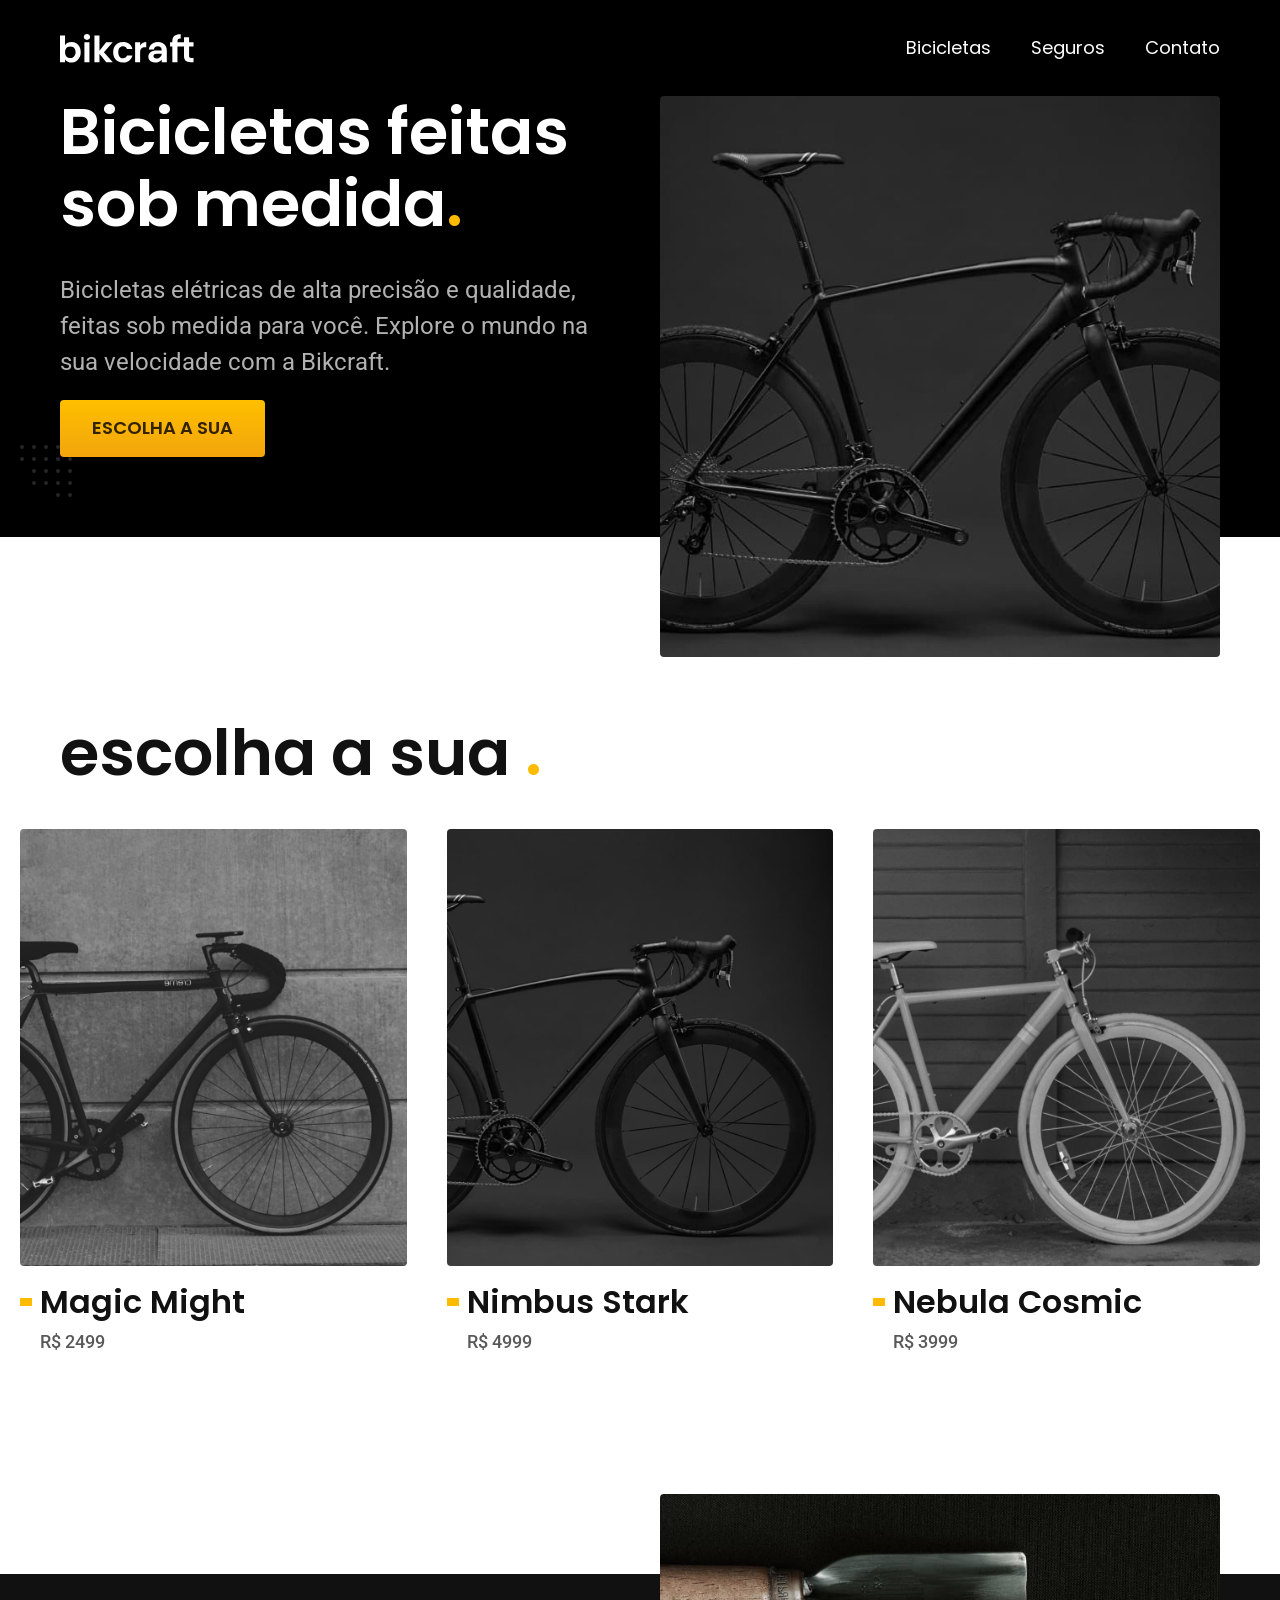
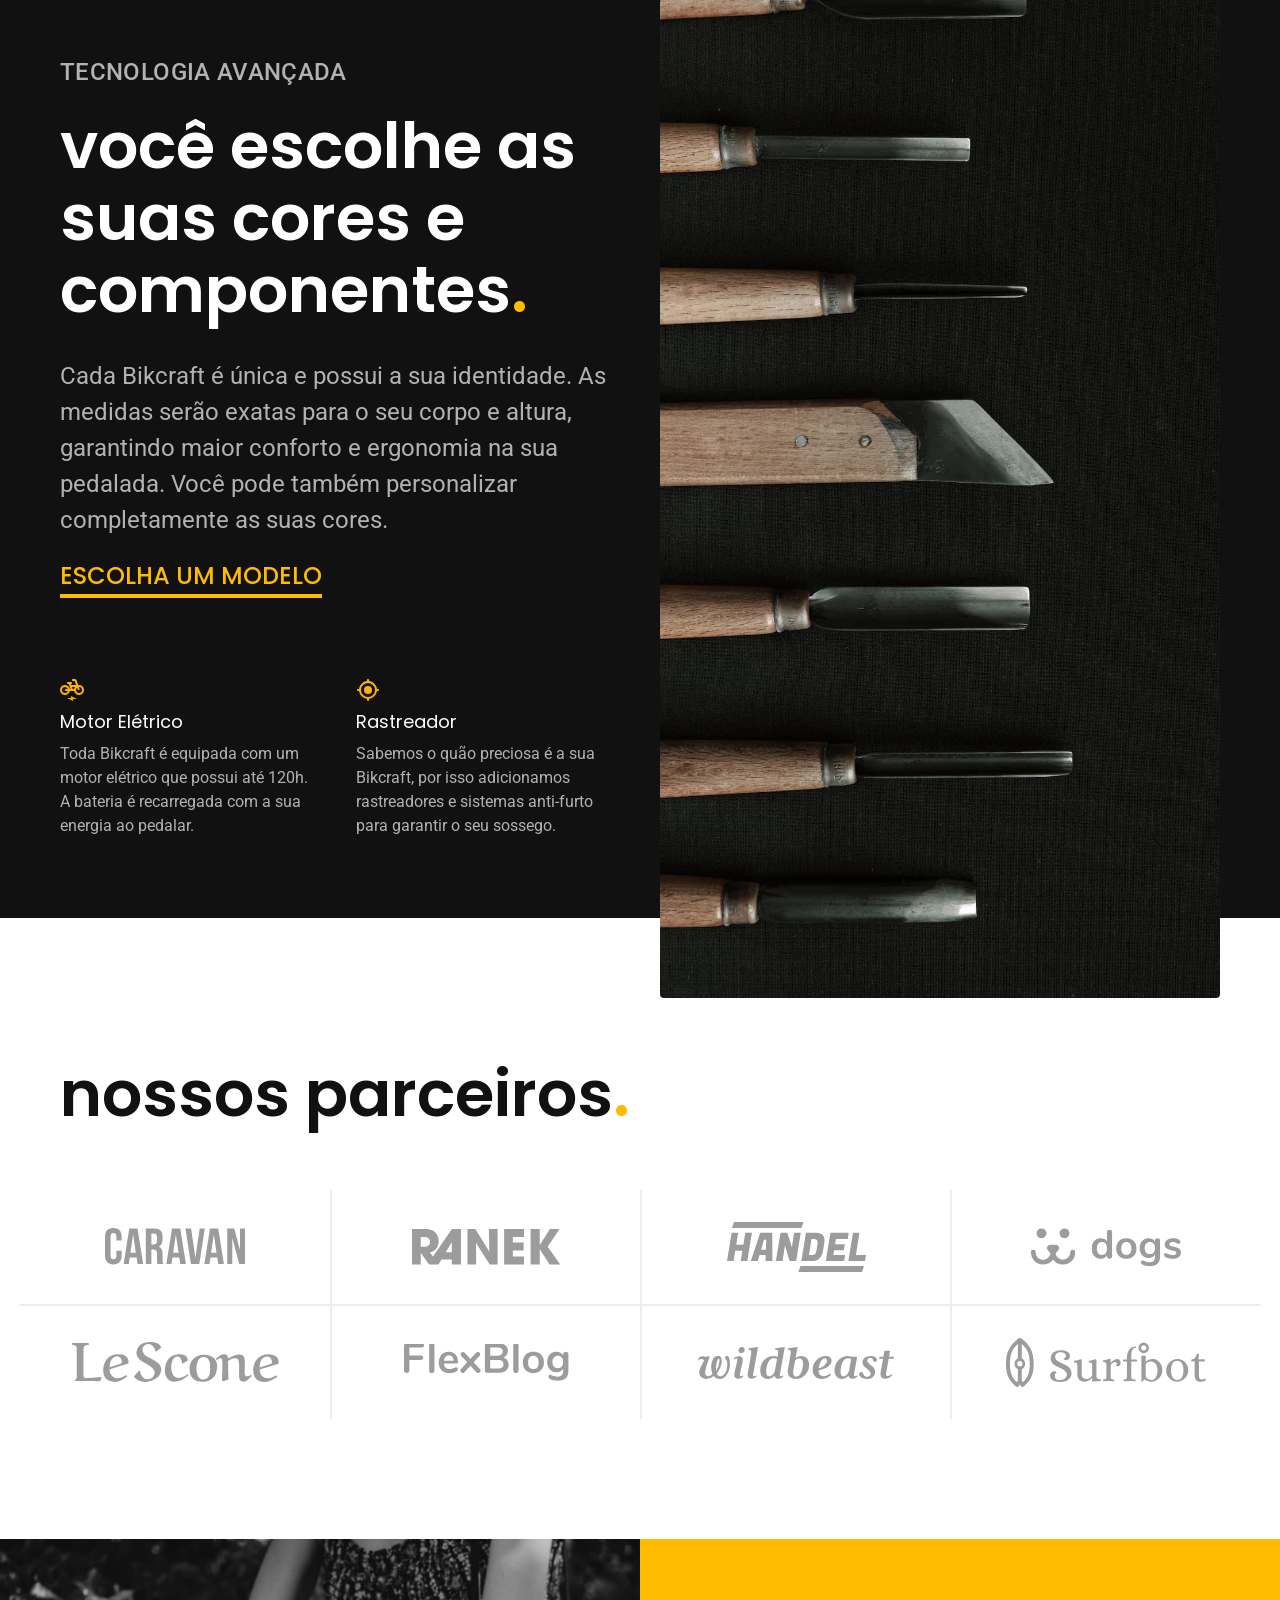
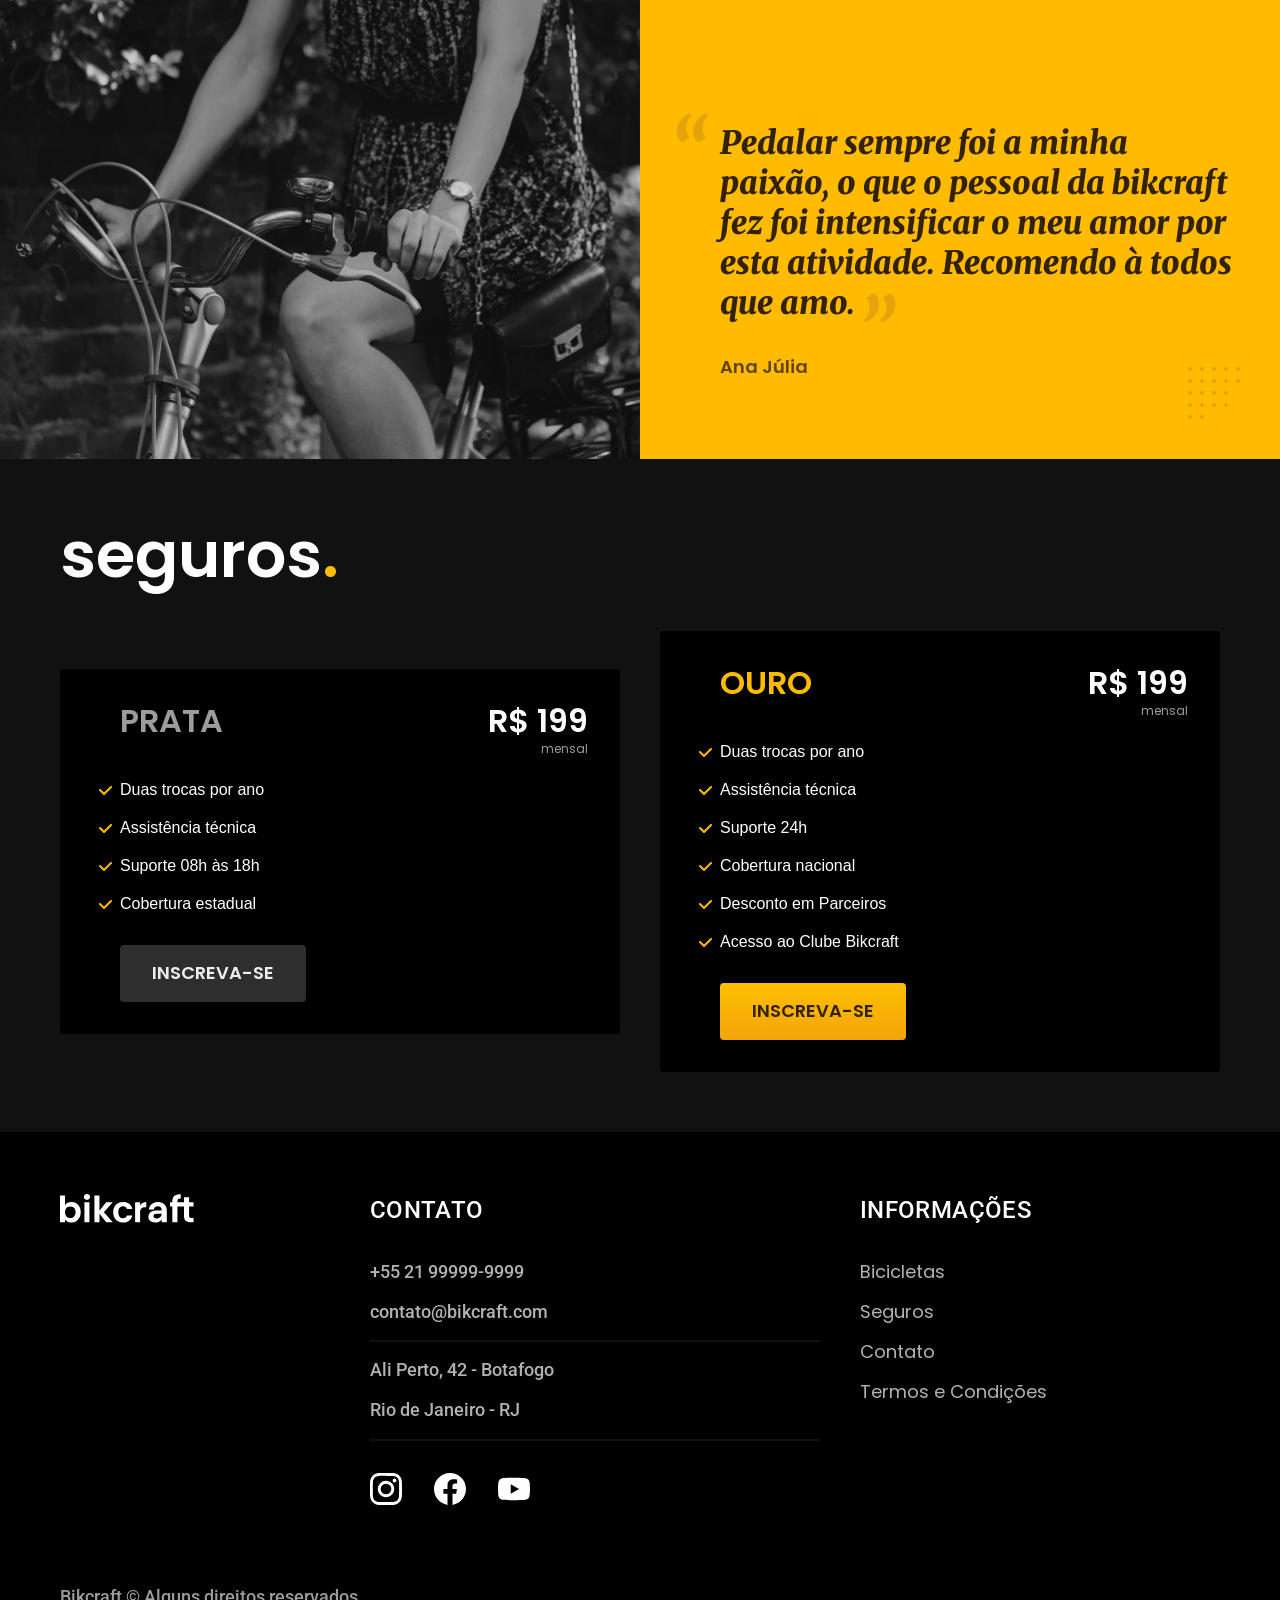
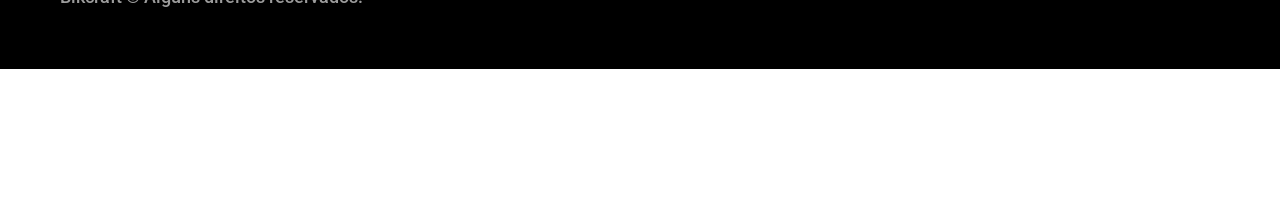
<file: index.html>
<!DOCTYPE html>
<html lang="pt-br">

<head>
    <meta charset="UTF-8">
    <meta name="viewport" content="width=device-width, initial-scale=1.0">
    <meta name="description" content="Bicicletas elétricas de alta precisão e qualidade feitas sob medida para o cliente. Explore o mundo na sua velocidade com a Bikcraft.">

    <link rel="icon" href="./favicon.svg" type="image/svg+xml">
    <link rel="preload" href="./css/style.min.css" as="style">
    <link rel="stylesheet" href="./css/style.min.css">

    <link rel="preconnect" href="https://fonts.googleapis.com">
    <link rel="preconnect" href="https://fonts.gstatic.com" crossorigin>
    <link href="https://fonts.googleapis.com/css2?family=Merriweather:ital,opsz,wght@0,18..144,300..900;1,18..144,300..900&family=Poppins:ital,wght@0,100;0,200;0,300;0,400;0,500;0,600;0,700;0,800;0,900;1,100;1,200;1,300;1,400;1,500;1,600;1,700;1,800;1,900&family=Roboto:ital,wght@0,100..900;1,100..900&display=swap" rel="stylesheet">
    <title>Bikcraft - Bicicletas Elétricas</title>

    <script>document.documentElement.classList.add('js');</script>
    <!-- evita que o site perca o js quando desabilitado no navegador -->
</head>

<body>
    <header class="header-bg">
        <div class="header container">
            <a href="./"> <img src="./img/bikcraft.svg" width="136" height="32" alt="Bikcraft"></a>
            <nav aria-label="primaria">
                <ul class="header-menu font-1-m cor-0">
                    <li><a href="./bicicletas.html">Bicicletas</a></li>
                    <li><a href="./seguros.html">Seguros</a></li>
                    <li><a href="./contato.html">Contato</a></li>
                </ul>
            </nav>
        </div>
    </header>

    <main class="introducao-bg">
        <div class="introducao container">
            <div class="introducao-conteudo">
                <h1 class="font-1-xxl cor-0 fadeInDown" data-anime="200">Bicicletas feitas sob medida<span class="cor-p1">.</span></h1>
                <p class="font-2-l cor-5 fadeInDown" data-anime="400">Bicicletas elétricas de alta precisão e qualidade, feitas sob medida para você. Explore o mundo na sua velocidade com a Bikcraft.</p>
                <a class="botao fadeInDown" data-anime="600" href="./bicicletas.html">Escolha a sua</a>
            </div>
            <picture class="fadeInDown" data-anime="800">
                <source media="(max-width: 800px)" srcset="./img/bicicletas/nimbus.jpg">
                <img src="./img/fotos/introducao.jpg" width="1280" height="1600" alt="Bicicleta elétrica preta.">
            </picture>
        </div>
    </main>


    <article class="bicicletas-lista">
        <h2 class="container font-1-xxl">escolha a sua <span class="cor-p1">.</span></h2>

        <ul>
            <li>
                <a href="./bicicletas/magic.html">
                    <img src="./img/bicicletas/magic-home.jpg" width="960" height="1040" alt="Bicicleta preta">
                    <h3 class="font-1-xl">Magic Might</h3>
                    <span class="font-2-m cor-8">R$ 2499</span>
                </a>
            </li>
            <li>
                <a href="./bicicletas/nimbus.html">
                    <img src="./img/bicicletas/nimbus-home.jpg" width="920" height="1040" alt="Bicicleta preta">
                    <h3 class="font-1-xl">Nimbus Stark</h3>
                    <span class="font-2-m cor-8">R$ 4999</span>
                </a>
            </li>
            <li>
                <a href="./bicicletas/nebula.html">
                    <img src="./img/bicicletas/nebula-home.jpg" width="920" height="1040" alt="Bicicleta preta">
                    <h3 class="font-1-xl">Nebula Cosmic</h3>
                    <span class="font-2-m cor-8">R$ 3999</span>
                </a>
            </li>
        </ul>
    </article>

    <article class="tecnologia-bg">
        <div class="tecnologia container">
            <div class="tecnologia-conteudo">
                <span class="font-2-l-b cor-5">Tecnologia Avançada</span>
                <h2 class="font-1-xxl cor-0">você escolhe as suas cores e componentes<span class="cor-p1">.</span></h2>
                <p class="font-2-l cor-5">Cada Bikcraft é única e possui a sua identidade. As medidas serão exatas para o seu corpo e altura, garantindo maior conforto e ergonomia na sua pedalada. Você pode também personalizar completamente as suas cores.</p>
                <a href="./bicicletas.html" class="link">Escolha um modelo</a>

                <div class="tecnologia-vantagens">
                    <div>
                        <img src="./img/icones/eletrica.svg" width="24" height="24" alt="">
                        <h3 class="font-1-m cor-0">Motor Elétrico</h3>
                        <p class="font-2-s cor-5">Toda Bikcraft é equipada com um motor elétrico que possui até 120h. A bateria é recarregada com a sua energia ao pedalar.</p>
                    </div>
                    <div>
                        <img src="./img/icones/rastreador.svg" width="24" height="24" alt="">
                        <h3 class="font-1-m cor-0">Rastreador</h3>
                        <p class="font-2-s cor-5">Sabemos o quão preciosa é a sua Bikcraft, por isso adicionamos rastreadores e sistemas anti-furto para garantir o seu sossego.</p>
                    </div>
                </div>
            </div>

            <div class="tecnologia-imagem">
                <img src="./img/fotos/tecnologia.jpg" width="1200" height="1920" alt="">
            </div>
        </div>
    </article>
    </article>

    <section class="parceiros" aria-label="Nossos Parceiros">
        <h2 class="container font-1-xxl">nossos parceiros<span class="cor-p1">.</span></h2>
        <ul>
            <li><img src="./img/parceiros/caravan.svg" width="140" height="38" alt="caravan"></li>
            <li><img src="./img/parceiros/ranek.svg" width="149" height="36" alt="ranek"></li>
            <li><img src="./img/parceiros/handel.svg" width="139" height="50" alt="handel"></li>
            <li><img src="./img/parceiros/dogs.svg" width="152" height="39" alt="dogs"></li>
            <li><img src="./img/parceiros/lescone.svg" width="208" height="41" alt="lascone"></li>
            <li><img src="./img/parceiros/flexblog.svg" width="165" height="38" alt="flexblog"></li>
            <li><img src="./img/parceiros/wildbeast.svg" width="196" height="34" alt="wildbeast"></li>
            <li><img src="./img/parceiros/surfbot.svg" width="200" height="49" alt="surfbot"></li>

        </ul>
    </section>

    <section class="depoimento" aria-label="Depoimento">
        <div>
            <img src="./img/fotos/depoimento.jpg" width="1560" height="1360" alt="Pessoa pedalando uma bicileta Bikcraft">
        </div>

        <div class="depoimento-conteudo">
            <blockquote class="font-1-xl cor-p5">
                <p>Pedalar sempre foi a minha paixão, o que o pessoal da bikcraft fez foi intensificar o meu amor por esta atividade. Recomendo à todos que amo.</p>
            </blockquote>
            <span class="font-1-m-b cor-p4">Ana Júlia</span>
        </div>

    </section>

    <article class="seguros-bg">
        <div class="seguros container">
            <h2 class="font-1-xxl cor-0">seguros<span class="cor-p1">.</span></h2>

            <div class="seguros-item">
                <h3 class="font-1-xl cor-6">PRATA</h3>
                <span class="font-1-xl cor-0">R$ 199 <span class="font-1-xs cor-6 ">mensal</span></span>
                <ul class="font-2m cor-0">
                    <li>Duas trocas por ano</li>
                    <li>Assistência técnica</li>
                    <li>Suporte 08h às 18h</li>
                    <li>Cobertura estadual</li>
                </ul>
                <a class="botao secundario" href="./orcamento.html?tipo=seguro&produto=prata">Inscreva-se</a>
            </div>

            <div class="seguros-item">
                <h3 class="font-1-xl cor-p1">OURO</h3>
                <span class="font-1-xl cor-0">R$ 199 <span class="font-1-xs cor-6 ">mensal</span></span>
                <ul class="font-2m cor-0">
                    <li>Duas trocas por ano</li>
                    <li>Assistência técnica</li>
                    <li>Suporte 24h</li>
                    <li>Cobertura nacional</li>
                    <li>Desconto em Parceiros</li>
                    <li>Acesso ao Clube Bikcraft</li>
                </ul>
                <a class="botao" href="./orcamento.html?tipo=seguro&produto=ouro">Inscreva-se</a>
            </div>
        </div>
    </article>

    <footer class="footer-bg">
        <div class="footer container">
            <img src="./img/bikcraft.svg" width="136" height="32" alt="Bikcraft">
            <div class="footer-contato">
                <h3 class="font-2-l-b cor-0">Contato</h3>
                <ul class="font-2-m cor-5">
                    <li><a href="tel:+5521999999999">+55 21 99999-9999</a></li>
                    <li><a href="mailto:contato@bikcraft.com">contato@bikcraft.com</a></li>
                    <li>Ali Perto, 42 - Botafogo</li>
                    <li>Rio de Janeiro - RJ</li>
                </ul>
                <div class="footer-redes">
                    <a href="./">
                        <img src="./img/redes/instagram.svg" width="32" height="32" alt="Instagram">
                    </a>

                    <a href="./">
                        <img src="./img/redes/facebook.svg" width="32" height="32" alt="Facebook">
                    </a>

                    <a href="./">
                        <img src="./img/redes/youtube.svg" width="32" height="32" alt="Youtube">
                    </a>
                </div>
            </div>
            <div class="footer-informacoes">
                <h3 class="font-2-l-b cor-0">Informações</h3>
                <nav>
                    <ul class="font-1-m cor-5">
                        <li><a href="./bicicletas.html">Bicicletas</a></li>
                        <li><a href="./seguros.html">Seguros</a></li>
                        <li><a href="./contato.html">Contato</a></li>
                        <li><a href="./termos.html">Termos e Condições</a></li>
                    </ul>
                </nav>
            </div>
            <p class="footer-copy font-2-m cor-6">Bikcraft © Alguns direitos reservados.</p>
        </div>
    </footer>

    <script src="./js/plugins/simple-anime.js"></script>
    <script src="./js/script.js"></script>
</body>

</html>
</file>
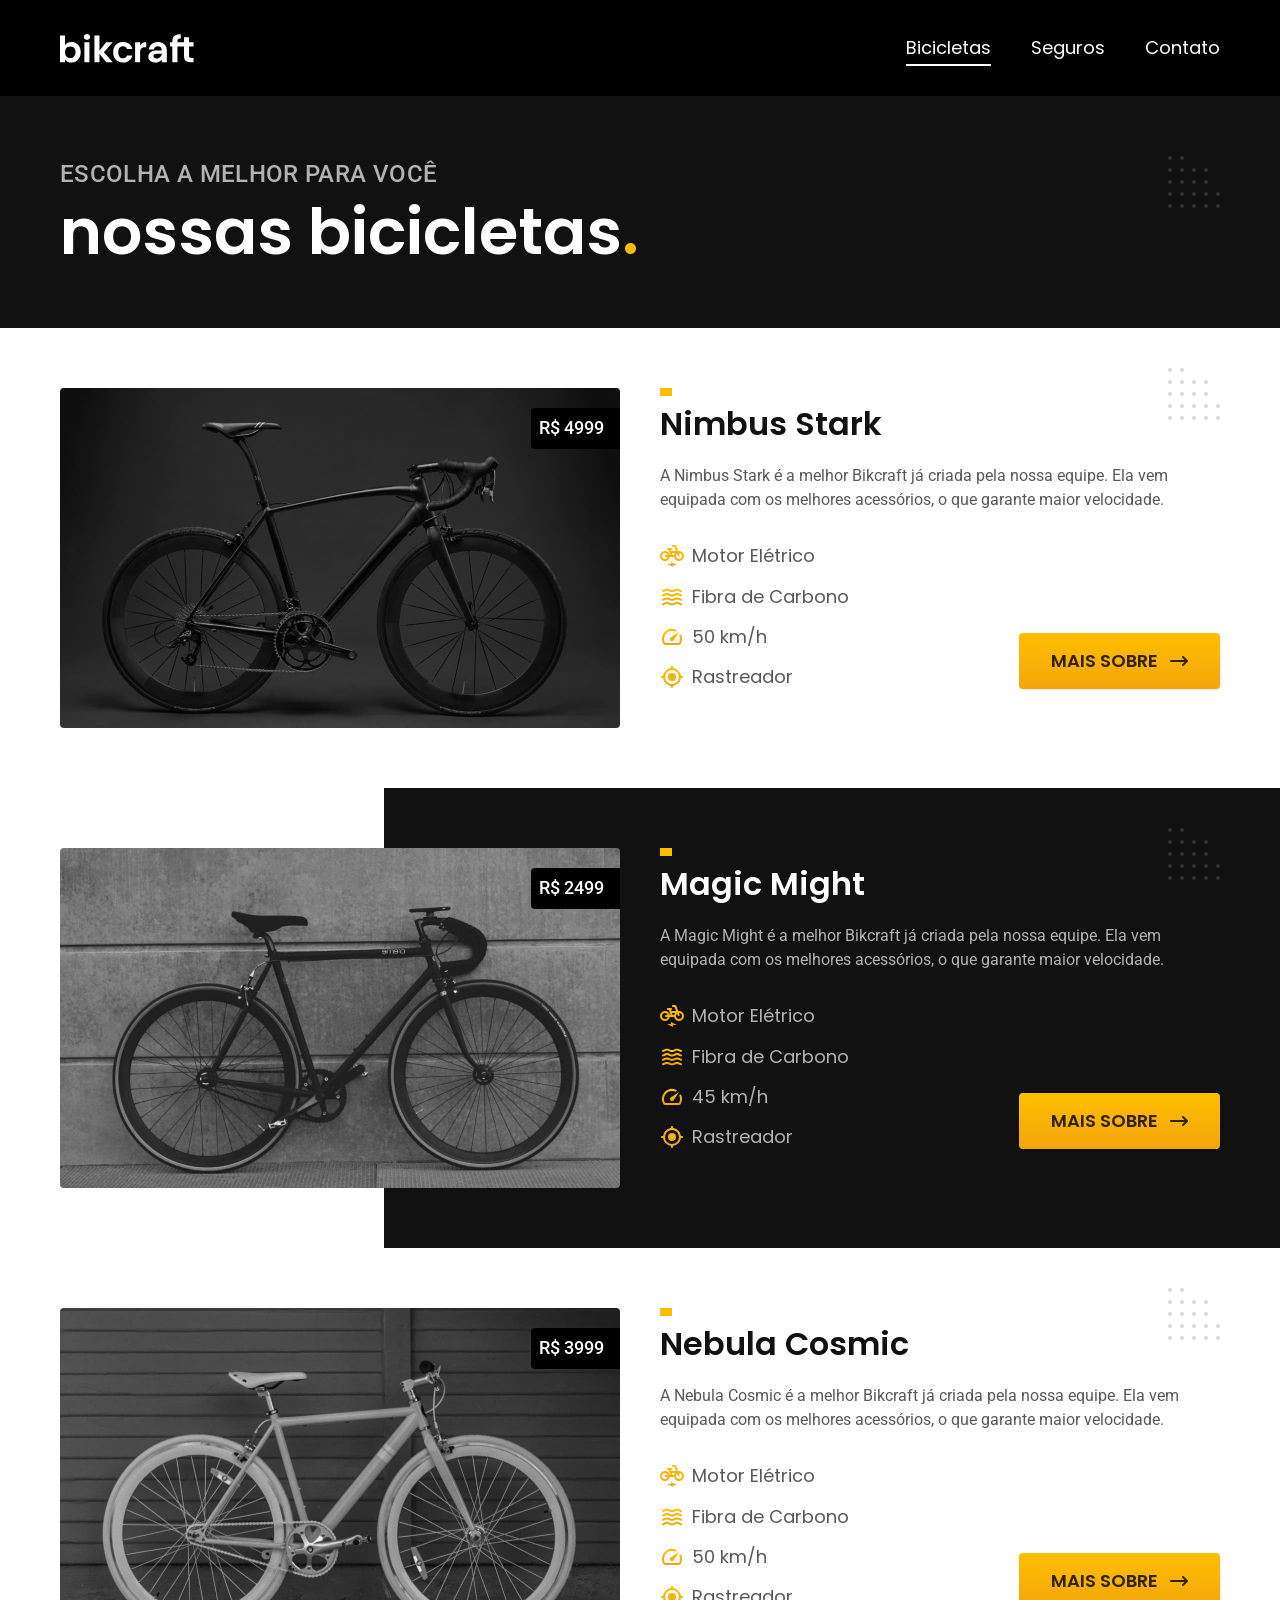
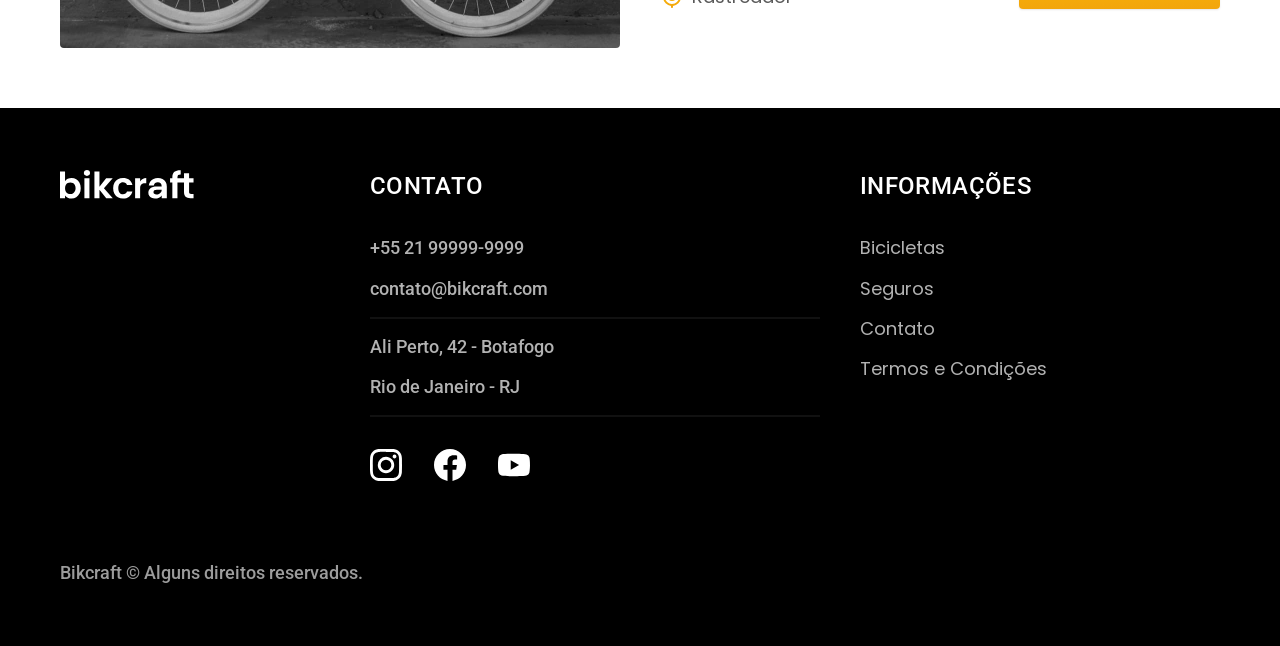
<file: bicicletas.html>
<!DOCTYPE html>
<html lang="pt-br">

<head>
    <meta charset="UTF-8">
    <meta name="viewport" content="width=device-width, initial-scale=1.0">
    <meta name="description" content="Bicicletas Bikcraft">
    <link rel="icon" href="./favicon.svg" type="image/svg+xml">
    <link rel="preload" href="./css/style.min.css" as="style">
    <link rel="stylesheet" href="./css/style.min.css">
    <link rel="preconnect" href="https://fonts.googleapis.com">
    <link rel="preconnect" href="https://fonts.gstatic.com" crossorigin>
    <link href="https://fonts.googleapis.com/css2?family=Merriweather:ital,opsz,wght@0,18..144,300..900;1,18..144,300..900&family=Poppins:ital,wght@0,100;0,200;0,300;0,400;0,500;0,600;0,700;0,800;0,900;1,100;1,200;1,300;1,400;1,500;1,600;1,700;1,800;1,900&family=Roboto:ital,wght@0,100..900;1,100..900&display=swap" rel="stylesheet">

    <title>Bicicletas | Bikcraft</title>
    <script>document.documentElement.classList.add('js');</script>
    <!-- evita que o site perca o js quando desabilitado no navegador -->
</head>

<body id="bicicletas">
    <header class="header-bg">
        <div class="header container">
            <a href="./"> <img src="./img/bikcraft.svg" alt="Bikcraft"></a>
            <nav aria-label="primaria">
                <ul class="header-menu font-1-m cor-0">
                    <li><a href="./bicicletas.html">Bicicletas</a></li>
                    <li><a href="./seguros.html">Seguros</a></li>
                    <li><a href="./contato.html">Contato</a></li>
                </ul>
            </nav>
        </div>
    </header>

    <main>
        <div class="titulo-bg">
            <div class="titulo container">
                <p class="font-2-l-b cor-5">Escolha a melhor para você</p>
                <h1 class="font-1-xxl cor-0">nossas bicicletas<span class="cor-p1">.</span></h1>
            </div>
        </div>

        <div class="bicicletas container">
            <div class="bicicletas-imagem">
                <img src="./img/bicicletas/nimbus.jpg" alt="Bicicleta preta">
                <span class="font-2-m cor-0">R$ 4999</span>
            </div>
            <div class="bicicletas-conteudo">
                <h2 class="font-1-xl">Nimbus Stark</h2>
                <p class="font-2-s cor-8">A Nimbus Stark é a melhor Bikcraft já criada pela nossa equipe. Ela vem equipada com os melhores acessórios, o que garante maior velocidade.</p>
                <ul class="font-1-m cor-8">
                    <li>
                        <img src="./img/icones/eletrica.svg" alt="">
                        Motor Elétrico
                    </li>
                    <li>
                        <img src="./img/icones/carbono.svg" alt="">
                        Fibra de Carbono
                    </li>
                    <li>
                        <img src="./img/icones/velocidade.svg" alt="">
                        50 km/h
                    </li>
                    <li>
                        <img src="./img/icones/rastreador.svg" alt="">
                        Rastreador
                    </li>
                </ul>
                <a class="botao seta" href="./bicicletas/nimbus.html">Mais Sobre</a>
            </div>


        </div>

        <div class="bicicletas-bg">
            <div class="bicicletas container">
                <div class="bicicletas-imagem">
                    <img src="./img/bicicletas/magic.jpg" alt="Bicicleta preta">
                    <span class="font-2-m cor-0">R$ 2499</span>
                </div>
                <div class="bicicletas-conteudo">
                    <h2 class="font-1-xl cor-0">Magic Might</h2>
                    <p class="font-2-s cor-5">A Magic Might é a melhor Bikcraft já criada pela nossa equipe. Ela vem equipada com os melhores acessórios, o que garante maior velocidade.</p>
                    <ul class="font-1-m cor-5">
                        <li>
                            <img src="./img/icones/eletrica.svg" alt="">
                            Motor Elétrico
                        </li>
                        <li>
                            <img src="./img/icones/carbono.svg" alt="">
                            Fibra de Carbono
                        </li>
                        <li>
                            <img src="./img/icones/velocidade.svg" alt="">
                            45 km/h
                        </li>
                        <li>
                            <img src="./img/icones/rastreador.svg" alt="">
                            Rastreador
                        </li>
                    </ul>
                    <a class="botao seta" href="./bicicletas/magic.html">Mais Sobre</a>
                </div>
            </div>
        </div>


        <div class="bicicletas container">
            <div class="bicicletas-imagem">
                <img src="./img/bicicletas/nebula.jpg" alt="Bicicleta preta">
                <span class="font-2-m cor-0">R$ 3999</span>
            </div>
            <div class="bicicletas-conteudo">
                <h2 class="font-1-xl">Nebula Cosmic</h2>
                <p class="font-2-s cor-8">A Nebula Cosmic é a melhor Bikcraft já criada pela nossa equipe. Ela vem equipada com os melhores acessórios, o que garante maior velocidade.</p>
                <ul class="font-1-m cor-8">
                    <li>
                        <img src="./img/icones/eletrica.svg" alt="">
                        Motor Elétrico
                    </li>
                    <li>
                        <img src="./img/icones/carbono.svg" alt="">
                        Fibra de Carbono
                    </li>
                    <li>
                        <img src="./img/icones/velocidade.svg" alt="">
                        50 km/h
                    </li>
                    <li>
                        <img src="./img/icones/rastreador.svg" alt="">
                        Rastreador
                    </li>
                </ul>
                <a class="botao seta" href="./bicicletas/nebula.html">Mais Sobre</a>
            </div>
        </div>



    </main>





    <footer class="footer-bg">
        <div class="footer container">
            <img src="./img/bikcraft.svg" alt="Bikcraft">
            <div class="footer-contato">
                <h3 class="font-2-l-b cor-0">Contato</h3>
                <ul class="font-2-m cor-5">
                    <li><a href="tel:+5521999999999">+55 21 99999-9999</a></li>
                    <li><a href="mailto:contato@bikcraft.com">contato@bikcraft.com</a></li>
                    <li>Ali Perto, 42 - Botafogo</li>
                    <li>Rio de Janeiro - RJ</li>
                </ul>
                <div class="footer-redes">
                    <a href="./">
                        <img src="./img/redes/instagram.svg" alt="Instagram">
                    </a>

                    <a href="./">
                        <img src="./img/redes/facebook.svg" alt="Facebook">
                    </a>

                    <a href="./">
                        <img src="./img/redes/youtube.svg" alt="Youtube">
                    </a>
                </div>
            </div>
            <div class="footer-informacoes">
                <h3 class="font-2-l-b cor-0">Informações</h3>
                <nav>
                    <ul class="font-1-m cor-5">
                        <li><a href="./bicicletas.html">Bicicletas</a></li>
                        <li><a href="./seguros.html">Seguros</a></li>
                        <li><a href="./contato.html">Contato</a></li>
                        <li><a href="./termos.html">Termos e Condições</a></li>
                    </ul>
                </nav>
            </div>
            <p class="footer-copy font-2-m cor-6">Bikcraft © Alguns direitos reservados.</p>
        </div>
    </footer>

    <script src="./js/script.js"></script>
</body>

</html>
</file>
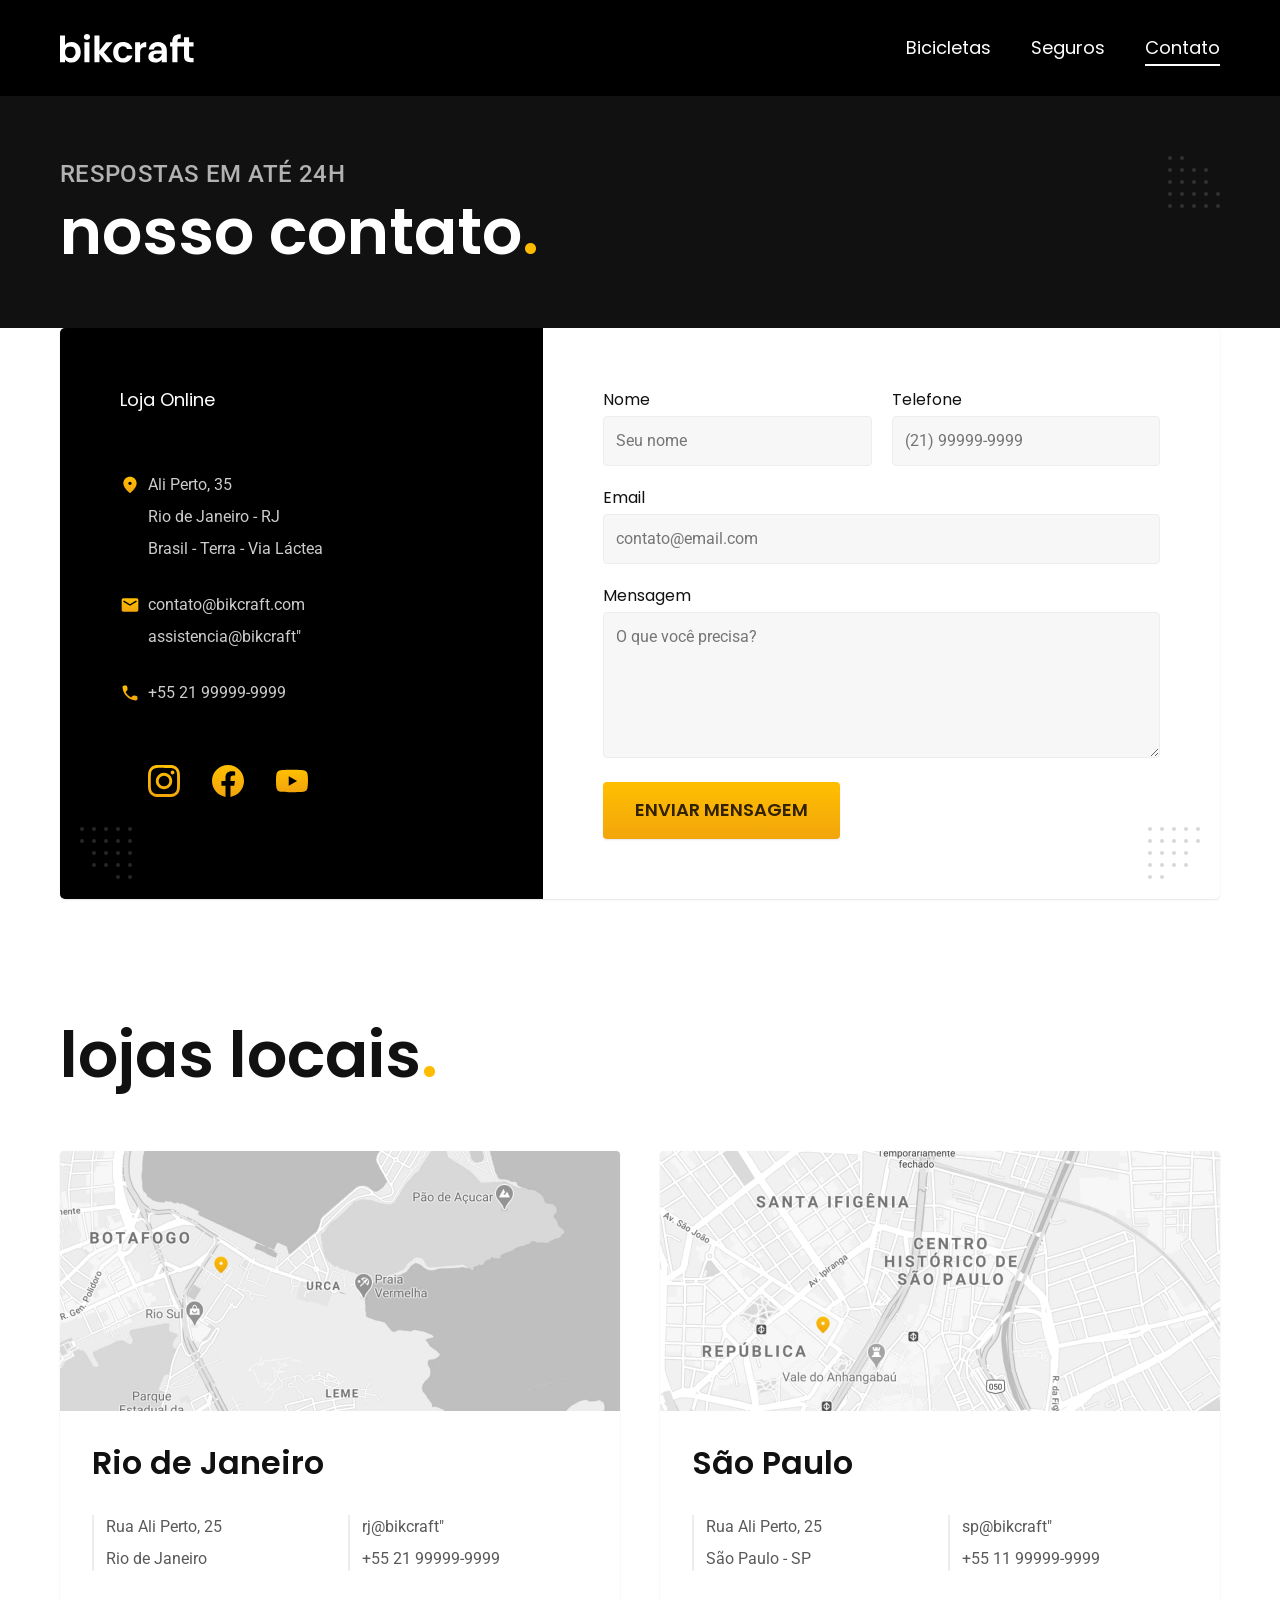
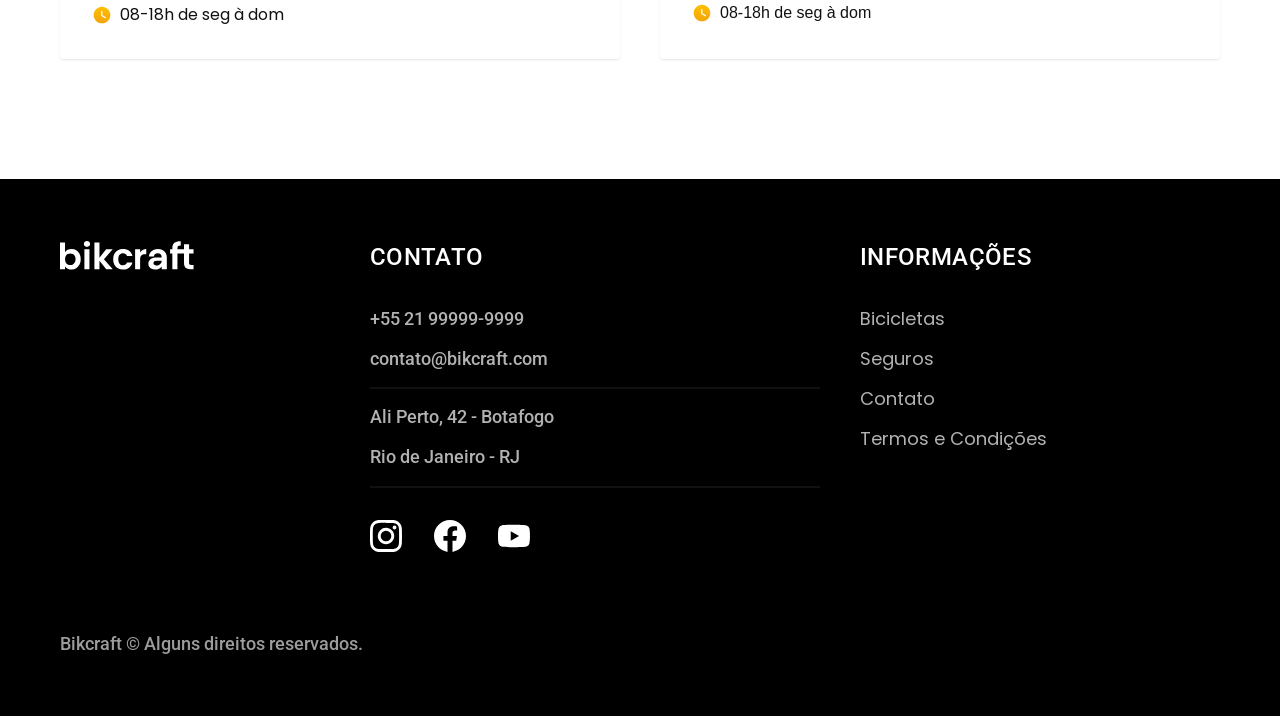
<file: contato.html>
<!DOCTYPE html>
<html lang="pt-br">

<head>
    <meta charset="UTF-8">
    <meta name="viewport" content="width=device-width, initial-scale=1.0">
    <meta name="description" content="Contato">
    <link rel="icon" href="./favicon.svg" type="image/svg+xml">
    <link rel="preload" href="./css/style.min.css" as="style">
    <link rel="stylesheet" href="./css/style.min.css">
    <link rel="preconnect" href="https://fonts.googleapis.com">
    <link rel="preconnect" href="https://fonts.gstatic.com" crossorigin>
    <link href="https://fonts.googleapis.com/css2?family=Merriweather:ital,opsz,wght@0,18..144,300..900;1,18..144,300..900&family=Poppins:ital,wght@0,100;0,200;0,300;0,400;0,500;0,600;0,700;0,800;0,900;1,100;1,200;1,300;1,400;1,500;1,600;1,700;1,800;1,900&family=Roboto:ital,wght@0,100..900;1,100..900&display=swap" rel="stylesheet">

    <title>Contato | Bikcraft</title>
    <script>document.documentElement.classList.add('js');</script>
    <!-- evita que o site perca o js quando desabilitado no navegador -->
</head>

<body id="contato">
    <header class="header-bg">
        <div class="header container">
            <a href="./"> <img src="./img/bikcraft.svg" alt="Bikcraft"></a>
            <nav aria-label="primaria">
                <ul class="header-menu font-1-m cor-0">
                    <li><a href="./bicicletas.html">Bicicletas</a></li>
                    <li><a href="./seguros.html">Seguros</a></li>
                    <li><a href="./contato.html">Contato</a></li>
                </ul>
            </nav>
        </div>
    </header>

    <main>
        <div class="titulo-bg">
            <div class="titulo container">
                <p class="font-2-l-b cor-5">Respostas em até 24h</p>
                <h1 class="font-1-xxl cor-0">nosso contato<span class="cor-p1">.</span></h1>
            </div>
        </div>

        <div class="contato container">
            <section class="contato-dados" aria-label="Endereço">
                <h2 class="font-1-m cor-0">Loja Online</h2>
                <div class="contato-endereco font-2-s cor-4">
                    <p>Ali Perto, 35</p>
                    <p>Rio de Janeiro - RJ</p>
                    <p>Brasil - Terra - Via Láctea</p>
                </div>
                <address class="contato-meios font-2-s cor-4">
                    <a href="mailto:contato@bikcraft.com">contato@bikcraft.com</a>
                    <a href="mailto:assistencia@bikcraft">assistencia@bikcraft"</a>
                    <a href="tel:+5521999999999">+55 21 99999-9999</a>
                </address>

                <div class="contato-redes">
                    <a href="./">
                        <img src="./img/redes/instagram-p.svg" alt="Instagram">
                    </a>

                    <a href="./">
                        <img src="./img/redes/facebook-p.svg" alt="Facebook">
                    </a>

                    <a href="./">
                        <img src="./img/redes/youtube-p.svg" alt="Youtube">
                    </a>
                </div>
            </section>

            <section class="contato-formulario" aria-label="Formulário">
                <form class="form" action="./enviar.php" method="post">
                    <div>
                        <label for="nome">Nome</label>
                        <input type="text" name="nome" id="nome" placeholder="Seu nome">
                    </div>
                    <div>
                        <label for="telefone">Telefone</label>
                        <input type="text" name="telefone" id="telefone" placeholder="(21) 99999-9999">
                    </div>
                    <div class="col-2">
                        <label for="email">Email</label>
                        <input type="email" name="email" id="email" placeholder="contato@email.com" required>
                    </div>
                    <div class="col-2">
                        <label for="mensagem">Mensagem</label>
                        <textarea rows="5" name="mensagem" id="mensagem" placeholder="O que você precisa?"></textarea>
                    </div>
                    <button class="botao col-2 ">Enviar Mensagem</button>
                </form>
            </section>
        </div>
    </main>

    <article class="lojas container">
        <h2 class="font-1-xxl">lojas locais<span class="cor-p1">.</span></h2>
        <div class="lojas-item">
            <img src="./img/lojas/rj.jpg" alt="mapa marcando o endereço em Rua Ali Perto, 25 - Rio de Janeiro - RJ">
            <div class="lojas-conteudo">
                <h3 class="font-1-xl">Rio de Janeiro</h3>
                <div class="lojas-dados font-2-s cor-8">
                    <p>Rua Ali Perto, 25</p>
                    <p>Rio de Janeiro</p>
                </div>
                <div class="lojas-dados font-2-s cor-8">
                    <a href="mailto:rj@bikcraft">rj@bikcraft"</a>
                    <a href="tel:+5521999999999">+55 21 99999-9999</a>
                </div>
                <p class="lojas-tempo font-1-s"><img src="./img/icones/horario.svg" alt="">08-18h de seg à dom</p>
            </div>
        </div>

        <div class="lojas-item">
            <img src="./img/lojas/sp.jpg" alt="mapa marcando o endereço em Rua Ali Perto, 25 - São Paulo - SP">
            <div class="lojas-conteudo">
                <h3 class="font-1-xl">São Paulo</h3>
                <div class="lojas-dados font-2-s cor-8">
                    <p>Rua Ali Perto, 25</p>
                    <p>São Paulo - SP</p>
                </div>
                <div class="lojas-dados font-2-s cor-8">
                    <a href="mailto:sp@bikcraft">sp@bikcraft"</a>
                    <a href="tel:+5511999999999">+55 11 99999-9999</a>
                </div>
                <p class="lojas-tempo font-1-s>"><img src=" ./img/icones/horario.svg" alt="">08-18h de seg à dom</p>
            </div>
        </div>

    </article>

    <footer class="footer-bg">
        <div class="footer container">
            <img src="./img/bikcraft.svg" alt="Bikcraft">
            <div class="footer-contato">
                <h3 class="font-2-l-b cor-0">Contato</h3>
                <ul class="font-2-m cor-5">
                    <li><a href="tel:+5521999999999">+55 21 99999-9999</a></li>
                    <li><a href="mailto:contato@bikcraft.com">contato@bikcraft.com</a></li>
                    <li>Ali Perto, 42 - Botafogo</li>
                    <li>Rio de Janeiro - RJ</li>
                </ul>
                <div class="footer-redes">
                    <a href="./">
                        <img src="./img/redes/instagram.svg" alt="Instagram">
                    </a>

                    <a href="./">
                        <img src="./img/redes/facebook.svg" alt="Facebook">
                    </a>

                    <a href="./">
                        <img src="./img/redes/youtube.svg" alt="Youtube">
                    </a>
                </div>
            </div>
            <div class="footer-informacoes">
                <h3 class="font-2-l-b cor-0">Informações</h3>
                <nav>
                    <ul class="font-1-m cor-5">
                        <li><a href="./bicicletas.html">Bicicletas</a></li>
                        <li><a href="./seguros.html">Seguros</a></li>
                        <li><a href="./contato.html">Contato</a></li>
                        <li><a href="./termos.html">Termos e Condições</a></li>
                    </ul>
                </nav>
            </div>
            <p class="footer-copy font-2-m cor-6">Bikcraft © Alguns direitos reservados.</p>
        </div>
    </footer>

    <script src="./js/script.js"></script>
    <script src="./js/formulario.js"></script>
</body>

</html>
</file>
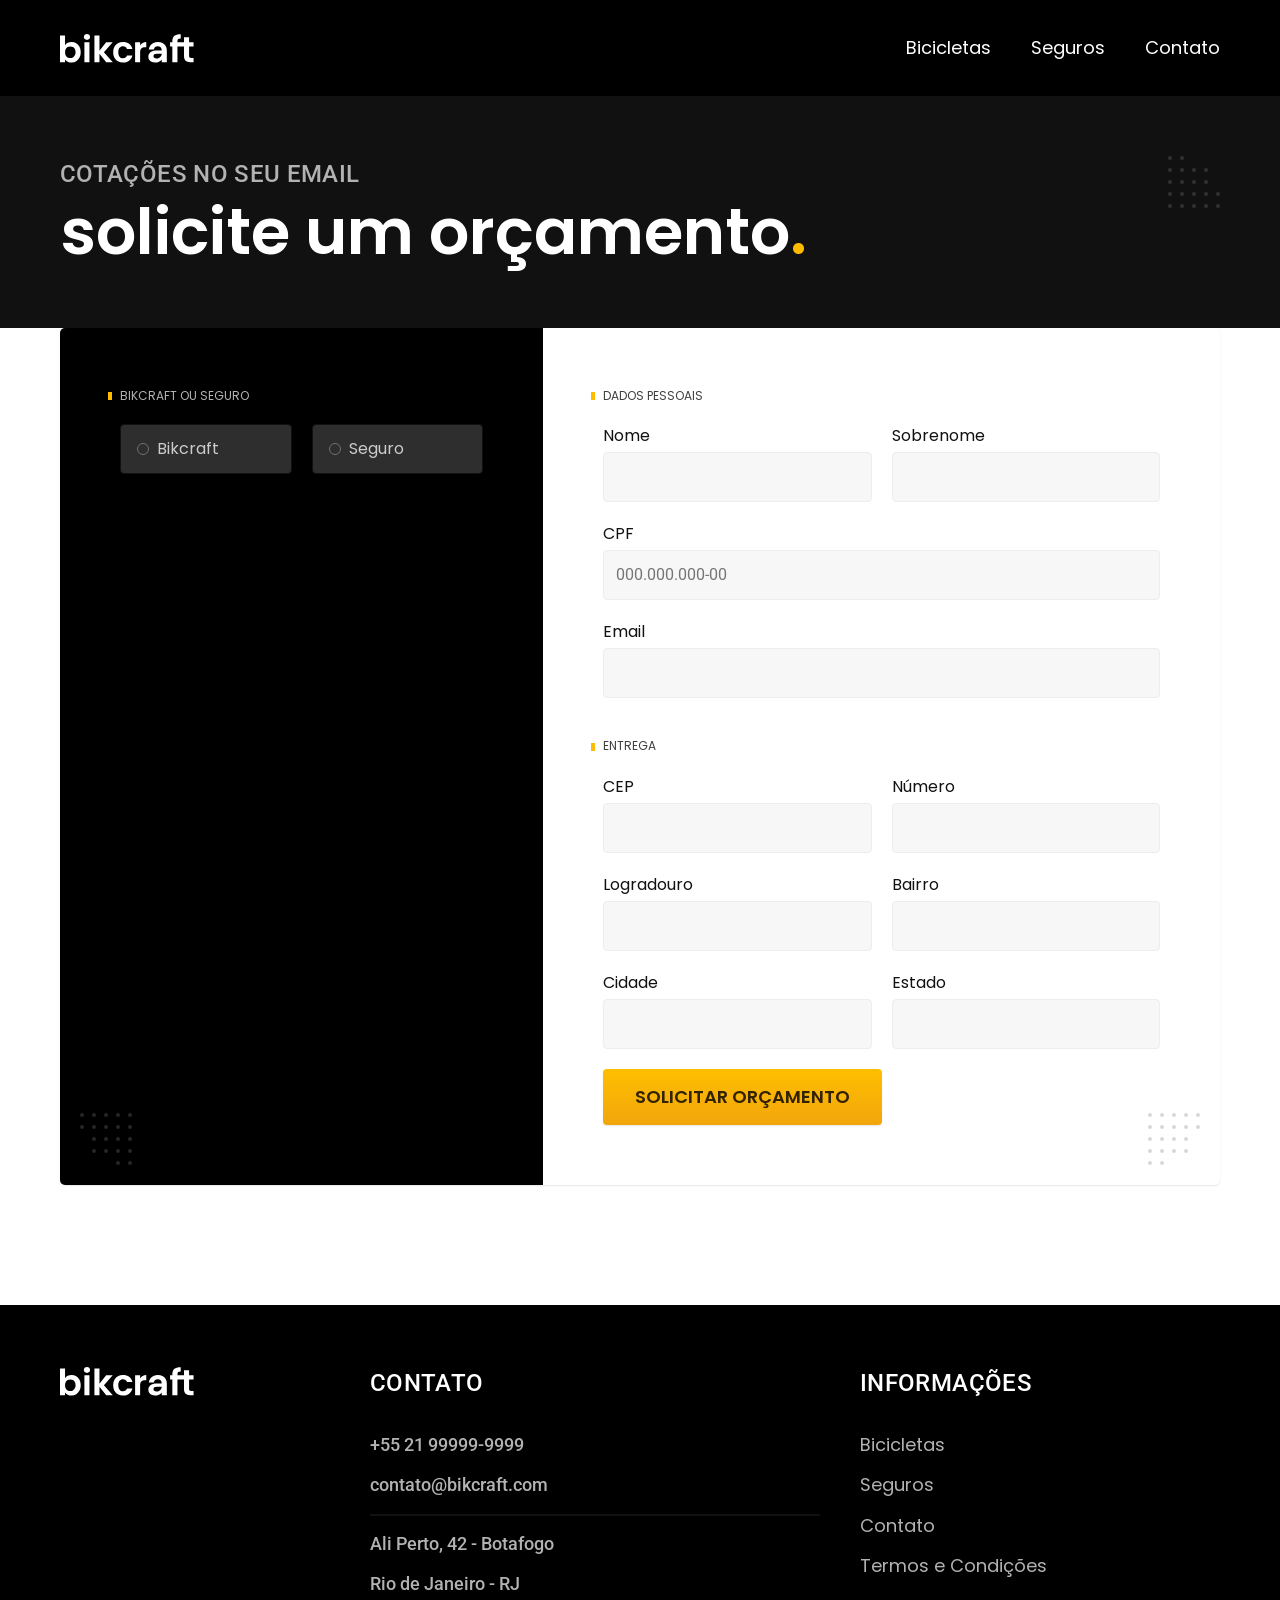
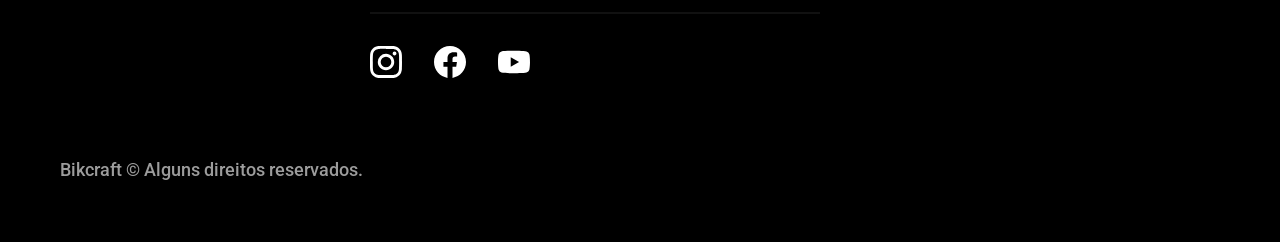
<file: orcamento.html>
<!DOCTYPE html>
<html lang="pt-br">

<head>
    <meta charset="UTF-8">
    <meta name="viewport" content="width=device-width, initial-scale=1.0">
    <meta name="description" content="Orçamento">
    <link rel="icon" href="./favicon.svg" type="image/svg+xml">
    <link rel="preload" href="./css/style.min.css" as="style">
    <link rel="stylesheet" href="./css/style.min.css">
    <link rel="preconnect" href="https://fonts.googleapis.com">
    <link rel="preconnect" href="https://fonts.gstatic.com" crossorigin>
    <link href="https://fonts.googleapis.com/css2?family=Merriweather:ital,opsz,wght@0,18..144,300..900;1,18..144,300..900&family=Poppins:ital,wght@0,100;0,200;0,300;0,400;0,500;0,600;0,700;0,800;0,900;1,100;1,200;1,300;1,400;1,500;1,600;1,700;1,800;1,900&family=Roboto:ital,wght@0,100..900;1,100..900&display=swap" rel="stylesheet">

    <title>Orçamento | Bikcraft</title>
    <script>document.documentElement.classList.add('js');</script>
    <!-- evita que o site perca o js quando desabilitado no navegador -->
</head>

<body id="orcamento">
    <header class="header-bg">
        <div class="header container">
            <a href="./"> <img src="./img/bikcraft.svg" alt="Bikcraft"></a>
            <nav aria-label="primaria">
                <ul class="header-menu font-1-m cor-0">
                    <li><a href="./bicicletas.html">Bicicletas</a></li>
                    <li><a href="./seguros.html">Seguros</a></li>
                    <li><a href="./contato.html">Contato</a></li>
                </ul>
            </nav>
        </div>
    </header>

    <main>
        <div class="titulo-bg">
            <div class="titulo container">
                <p class="font-2-l-b cor-5">Cotações no seu email</p>
                <h1 class="font-1-xxl cor-0">solicite um orçamento<span class="cor-p1">.</span></h1>
            </div>
        </div>

        <form class="orcamento container" action="./enviar.php" method="post">
            <div class="orcamento-produto">
                <h2 class="font-1-xs cor-5">Bikcraft ou Seguro</h2>

                <input type="radio" name="tipo" value="bikcraft" id="bikcraft">
                <label for="bikcraft">Bikcraft</label>

                <input type="radio" name="tipo" value="seguro" id="seguro">
                <label for="seguro">Seguro</label>

                <div class="orcamento-conteudo" id="orcamento-bikcraft">
                    <h2 class="font-1-xs cor-5">Escolha a sua</h2>

                    <input type="radio" name="produto" value="nimbus" id="nimbus">
                    <label for="nimbus">Nimbus Stark<span>R$ 4999</span></label>
                    <div class="orcamento-detalhes">
                        <ul class="font-1-xs cor-8">
                            <li><img src="./img/icones/eletrica.svg" alt="">Motor Elétrico</li>
                            <li><img src="./img/icones/carbono.svg" alt="">Fibra de Carbono</li>
                            <li><img src="./img/icones/velocidade.svg" alt="">50 km/h</li>
                            <li><img src="./img/icones/rastreador.svg" alt="">Rastreador</li>
                        </ul>
                        <img src="./img/bicicletas/nimbus.jpg" alt="Bicicleta Preta">
                    </div>

                    <input type="radio" name="produto" value="magic" id="magic">
                    <label for="magic">Magic Might<span>R$ 2499</span></label>
                    <div class="orcamento-detalhes">
                        <ul class="font-1-xs cor-8">
                            <li><img src="./img/icones/eletrica.svg" alt="">Motor Elétrico</li>
                            <li><img src="./img/icones/carbono.svg" alt="">Fibra de Carbono</li>
                            <li><img src="./img/icones/velocidade.svg" alt="">45 km/h</li>
                            <li><img src="./img/icones/rastreador.svg" alt="">Rastreador</li>
                        </ul>
                        <img src="./img/bicicletas/magic.jpg" alt="Bicicleta Preta">
                    </div>

                    <input type="radio" name="produto" value="nebula" id="nebula">
                    <label for="nebula">Nebula Cosmic<span>R$ 3999</span></label>
                    <div class="orcamento-detalhes">
                        <ul class="font-1-xs cor-8">
                            <li><img src="./img/icones/eletrica.svg" alt="">Motor Elétrico</li>
                            <li><img src="./img/icones/carbono.svg" alt="">Fibra de Carbono</li>
                            <li><img src="./img/icones/velocidade.svg" alt="">40 km/h</li>
                            <li><img src="./img/icones/rastreador.svg" alt="">Rastreador</li>
                        </ul>
                        <img src="./img/bicicletas/nebula.jpg" alt="Bicicleta Branca">
                    </div>
                </div>

                <div class="orcamento-conteudo" id="orcamento-seguro">
                    <h2 class="font-1-xs cor-5">Escolha o plano</h2>

                    <input type="radio" name="produto" value="prata" id="prata">
                    <label for="prata">Prata<span>R$ 199</span></label>

                    <input type="radio" name="produto" value="ouro" id="ouro">
                    <label for="ouro">Ouro<span>R$ 299</span></label>
                </div>
            </div>

            <div class="orcamento-dados form">
                <h2 class="font-1-xs cor-9 col-2">dados pessoais</h2>
                <div>
                    <label for="nome">Nome</label>
                    <input type="text" name="nome" id="nome">
                </div>
                <div>
                    <label for="cpf">Sobrenome</label>
                    <input type="text" name="sobrenome" id="sobrenome">
                </div>
                <div class="col-2">
                    <label for="cpf">CPF</label>
                    <input type="text" name="cpf" id="cpf" placeholder="000.000.000-00">
                </div>
                <div class="col-2">
                    <label for="cpf">Email</label>
                    <input type="email" name="email" id="email" required>
                </div>

                <h2 class="font-1-xs cor-9 col-2">entrega</h2>
                <div>
                    <label for="cep">CEP</label>
                    <input type="text" name="cep" id="cep">
                </div>
                <div>
                    <label for="numero">Número</label>
                    <input type="text" name="numero" id="numero">
                </div>
                <div>
                    <label for="logradouro">Logradouro</label>
                    <input type="text" name="logradouro" id="logradouro">
                </div>
                <div>
                    <label for="bairro">Bairro</label>
                    <input type="text" name="bairro" id="bairro">
                </div>
                <div>
                    <label for="cidade">Cidade</label>
                    <input type="text" name="cidade" id="cidade">
                </div>
                <div>
                    <label for="estado">Estado</label>
                    <input type="text" name="estado" id="estado">
                </div>

                <button class="botao col-2">Solicitar Orçamento</button>
            </div>
        </form>
    </main>


    <footer class="footer-bg">
        <div class="footer container">
            <img src="./img/bikcraft.svg" alt="Bikcraft">
            <div class="footer-contato">
                <h3 class="font-2-l-b cor-0">Contato</h3>
                <ul class="font-2-m cor-5">
                    <li><a href="tel:+5521999999999">+55 21 99999-9999</a></li>
                    <li><a href="mailto:contato@bikcraft.com">contato@bikcraft.com</a></li>
                    <li>Ali Perto, 42 - Botafogo</li>
                    <li>Rio de Janeiro - RJ</li>
                </ul>
                <div class="footer-redes">
                    <a href="./">
                        <img src="./img/redes/instagram.svg" alt="Instagram">
                    </a>

                    <a href="./">
                        <img src="./img/redes/facebook.svg" alt="Facebook">
                    </a>

                    <a href="./">
                        <img src="./img/redes/youtube.svg" alt="Youtube">
                    </a>
                </div>
            </div>
            <div class="footer-informacoes">
                <h3 class="font-2-l-b cor-0">Informações</h3>
                <nav>
                    <ul class="font-1-m cor-5">
                        <li><a href="./bicicletas.html">Bicicletas</a></li>
                        <li><a href="./seguros.html">Seguros</a></li>
                        <li><a href="./contato.html">Contato</a></li>
                        <li><a href="./termos.html">Termos e Condições</a></li>
                    </ul>
                </nav>
            </div>
            <p class="footer-copy font-2-m cor-6">Bikcraft © Alguns direitos reservados.</p>
        </div>
    </footer>

    <script src="./js/script.js"></script>
    <script src="./js/formulario.js"></script>
</body>

</html>
</file>
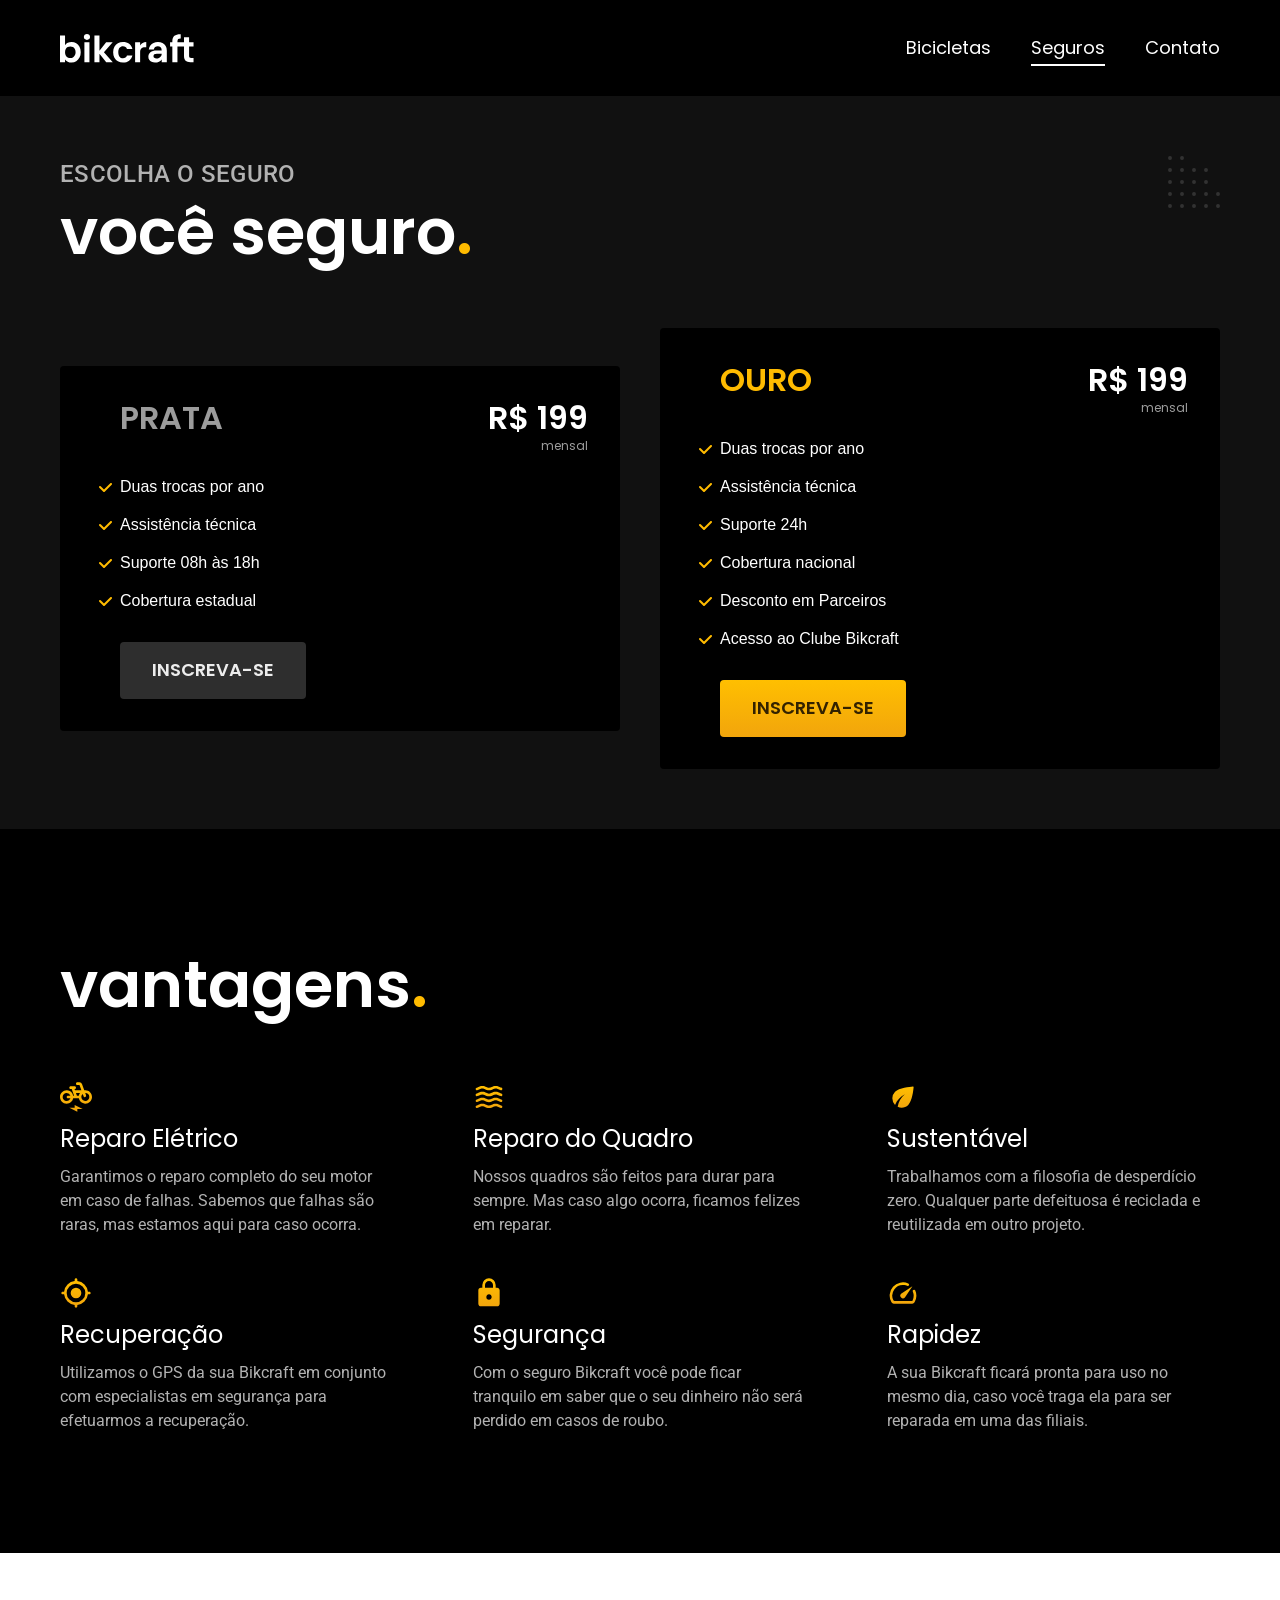
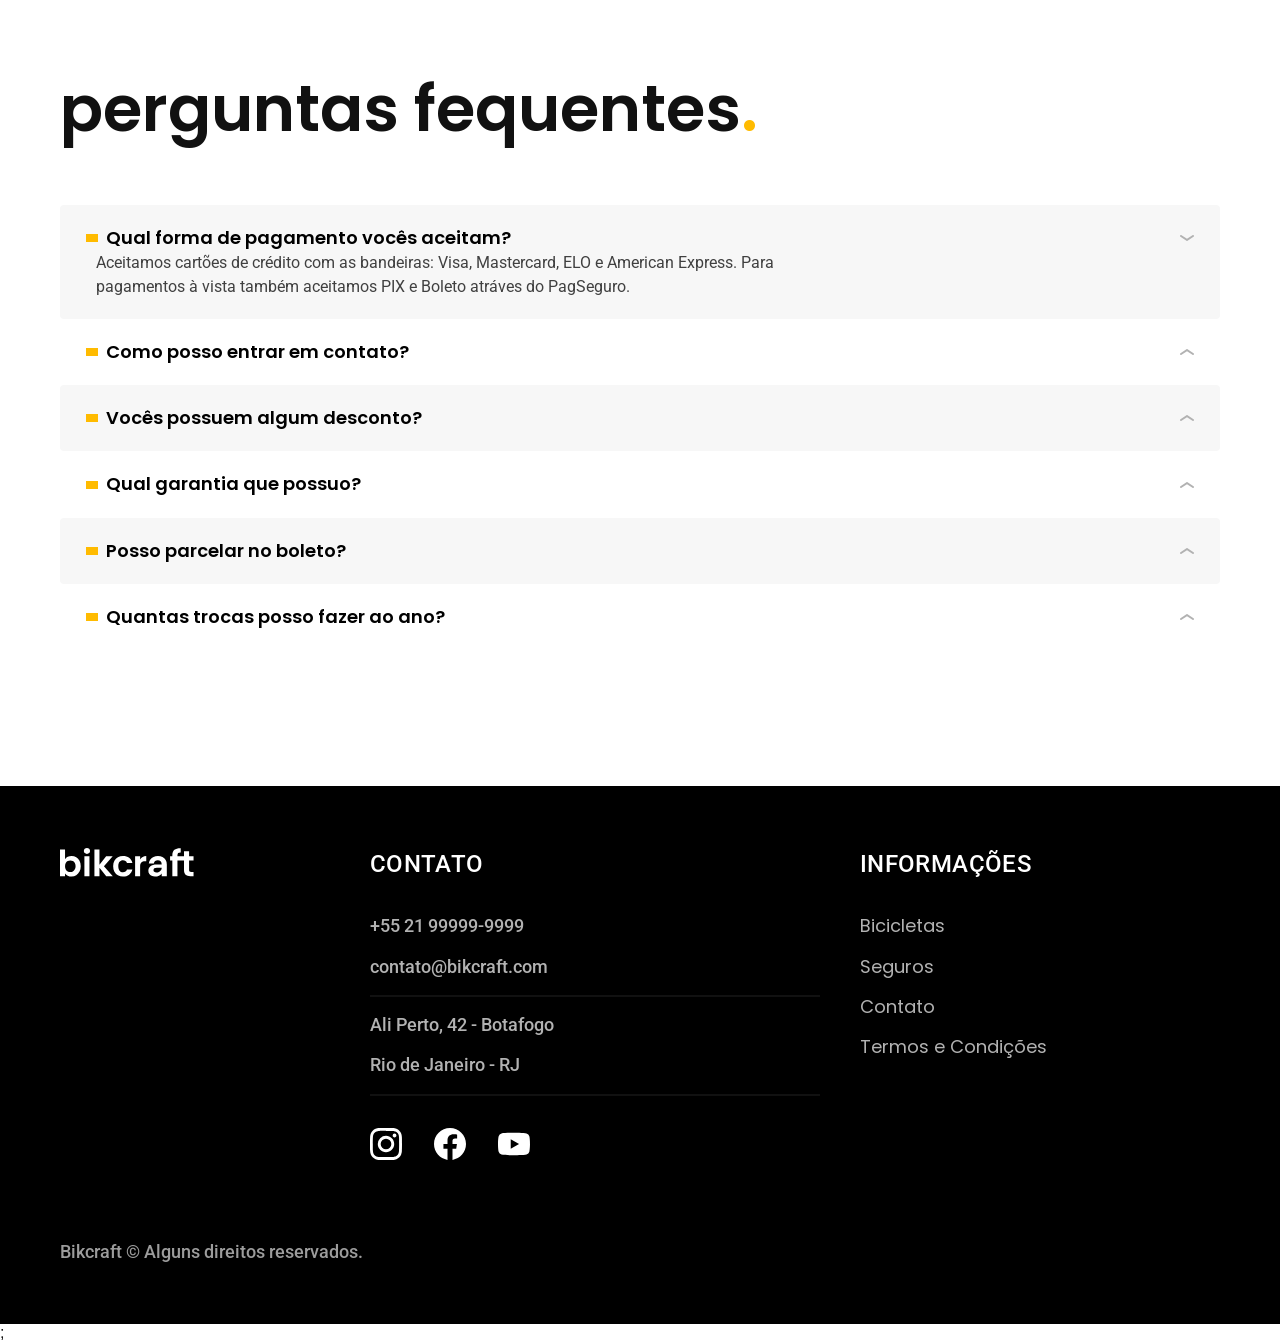
<file: seguros.html>
<!DOCTYPE html>
<html lang="pt-br">

<head>
    <meta charset="UTF-8">
    <meta name="viewport" content="width=device-width, initial-scale=1.0">
    <meta name="description" content="Seguros">
    <link rel="icon" href="./favicon.svg" type="image/svg+xml">
    <link rel="preload" href="./css/style.min.css" as="style">
    <link rel="stylesheet" href="./css/style.min.css">
    <link rel="preconnect" href="https://fonts.googleapis.com">
    <link rel="preconnect" href="https://fonts.gstatic.com" crossorigin>
    <link href="https://fonts.googleapis.com/css2?family=Merriweather:ital,opsz,wght@0,18..144,300..900;1,18..144,300..900&family=Poppins:ital,wght@0,100;0,200;0,300;0,400;0,500;0,600;0,700;0,800;0,900;1,100;1,200;1,300;1,400;1,500;1,600;1,700;1,800;1,900&family=Roboto:ital,wght@0,100..900;1,100..900&display=swap" rel="stylesheet">

    <title>Seguros | Bikcraft</title>
    <script>document.documentElement.classList.add('js');</script>
    <!-- evita que o site perca o js quando desabilitado no navegador -->
</head>

<body id="seguros">
    <header class="header-bg">
        <div class="header container">
            <a href="./"> <img src="./img/bikcraft.svg" alt="Bikcraft"></a>
            <nav aria-label="primaria">
                <ul class="header-menu font-1-m cor-0">
                    <li><a href="./bicicletas.html">Bicicletas</a></li>
                    <li><a href="./seguros.html">Seguros</a></li>
                    <li><a href="./contato.html">Contato</a></li>
                </ul>
            </nav>
        </div>
    </header>

    <main class="seguros-bg">
        <div class="titulo-bg">
            <div class="titulo container">
                <p class="font-2-l-b cor-5">Escolha o seguro</p>
                <h1 class="font-1-xxl cor-0">você seguro<span class="cor-p1">.</span></h1>
            </div>
        </div>

        <div class="seguros container">
            <div class="seguros-item fadeInLeft" data-anime="200">
                <h3 class="font-1-xl cor-6">PRATA</h3>
                <span class="font-1-xl cor-0">R$ 199 <span class="font-1-xs cor-6 ">mensal</span></span>
                <ul class="font-2m cor-0">
                    <li>Duas trocas por ano</li>
                    <li>Assistência técnica</li>
                    <li>Suporte 08h às 18h</li>
                    <li>Cobertura estadual</li>
                </ul>
                <a class="botao secundario" href="./orcamento.html?tipo=seguro&produto=prata">Inscreva-se</a>
            </div>

            <div class="seguros-item fadeInRight" data-anime="400">
                <h3 class="font-1-xl cor-p1">OURO</h3>
                <span class="font-1-xl cor-0">R$ 199 <span class="font-1-xs cor-6 ">mensal</span></span>
                <ul class="font-2m cor-0">
                    <li>Duas trocas por ano</li>
                    <li>Assistência técnica</li>
                    <li>Suporte 24h</li>
                    <li>Cobertura nacional</li>
                    <li>Desconto em Parceiros</li>
                    <li>Acesso ao Clube Bikcraft</li>
                </ul>
                <a class="botao" href="./orcamento.html?tipo=seguro&produto=ouro">Inscreva-se</a>
            </div>
        </div>
    </main>

    <article class="vantagens-bg">
        <div class="vantagens container">
            <h2 class="font-1-xxl cor-0">vantagens<span class="cor-p1">.</span> </h2>
            <ul>
                <li>
                    <img src="./img/icones/eletrica.svg" alt="">
                    <h3 class="font-1-l cor-0">Reparo Elétrico</h3>
                    <p class="font-2-s cor-5">Garantimos o reparo completo do seu motor em caso de falhas. Sabemos que falhas são raras, mas estamos aqui para caso ocorra.</p>
                </li>
                <li>
                    <img src="./img/icones/carbono.svg" alt="">
                    <h3 class="font-1-l cor-0">Reparo do Quadro</h3>
                    <p class="font-2-s cor-5">Nossos quadros são feitos para durar para sempre. Mas caso algo ocorra, ficamos felizes em reparar.</p>
                </li>
                <li>
                    <img src="./img/icones/sustentavel.svg" alt="">
                    <h3 class="font-1-l cor-0">Sustentável</h3>
                    <p class="font-2-s cor-5">Trabalhamos com a filosofia de desperdício zero. Qualquer parte defeituosa é reciclada e reutilizada em outro projeto.</p>
                </li>
                <li>
                    <img src="./img/icones/rastreador.svg" alt="">
                    <h3 class="font-1-l cor-0">Recuperação</h3>
                    <p class="font-2-s cor-5">Utilizamos o GPS da sua Bikcraft em conjunto com especialistas em segurança para efetuarmos a recuperação.</p>
                </li>
                <li>
                    <img src="./img/icones/seguro.svg" alt="">
                    <h3 class="font-1-l cor-0">Segurança</h3>
                    <p class="font-2-s cor-5">Com o seguro Bikcraft você pode ficar tranquilo em saber que o seu dinheiro não será perdido em casos de roubo.</p>
                </li>
                <li>
                    <img src="./img/icones/velocidade.svg" alt="">
                    <h3 class="font-1-l cor-0">Rapidez</h3>
                    <p class="font-2-s cor-5">A sua Bikcraft ficará pronta para uso no mesmo dia, caso você traga ela para ser reparada em uma das filiais.</p>
                </li>
            </ul>
        </div>
    </article>

    <article class="perguntas container">
        <h2 class="font-1-xxl">perguntas fequentes<span class="cor-p1">.</span> </h2>
        <dl>
            <div>
                <dt><button class="font-1-m-b" aria-controls="pergunta1" aria-expanded="true">Qual forma de pagamento vocês aceitam?</button></dt>
                <dd id="pergunta1" class="font-2-s cor-9 ativa">Aceitamos cartões de crédito com as bandeiras: Visa, Mastercard, ELO e American Express. Para pagamentos à vista também aceitamos PIX e Boleto atráves do PagSeguro.</dd>
            </div>
            <div>
                <dt><button class="font-1-m-b" aria-controls="pergunta2" aria-expanded="false">Como posso entrar em contato?</button></dt>
                <dd id="pergunta2" class="font-2-s cor-9">Aceitamos cartões de crédito com as bandeiras: Visa, Mastercard, ELO e American Express. Para pagamentos à vista também aceitamos PIX e Boleto atráves do PagSeguro.</dd>
            </div>
            <div>
                <dt><button class="font-1-m-b" aria-controls="pergunta3" aria-expanded="false">Vocês possuem algum desconto?</button></dt>
                <dd id="pergunta3" class="font-2-s cor-9">Aceitamos cartões de crédito com as bandeiras: Visa, Mastercard, ELO e American Express. Para pagamentos à vista também aceitamos PIX e Boleto atráves do PagSeguro.</dd>
            </div>
            <div>
                <dt><button class="font-1-m-b" aria-controls="pergunta4" aria-expanded="false">Qual garantia que possuo?</button></dt>
                <dd id="pergunta4" class="font-2-s cor-9">Aceitamos cartões de crédito com as bandeiras: Visa, Mastercard, ELO e American Express. Para pagamentos à vista também aceitamos PIX e Boleto atráves do PagSeguro.</dd>
            </div>
            <div>
                <dt><button class="font-1-m-b" aria-controls="pergunta5" aria-expanded="false">Posso parcelar no boleto?</button></dt>
                <dd id="pergunta5" class="font-2-s cor-9">Aceitamos cartões de crédito com as bandeiras: Visa, Mastercard, ELO e American Express. Para pagamentos à vista também aceitamos PIX e Boleto atráves do PagSeguro.</dd>
            </div>
            <div>
                <dt><button class="font-1-m-b" aria-controls="pergunta6" aria-expanded="false">Quantas trocas posso fazer ao ano?</button></dt>
                <dd id="pergunta6" class="font-2-s cor-9">Aceitamos cartões de crédito com as bandeiras: Visa, Mastercard, ELO e American Express. Para pagamentos à vista também aceitamos PIX e Boleto atráves do PagSeguro.</dd>
            </div>
        </dl>
    </article>

    <footer class="footer-bg">
        <div class="footer container">
            <img src="./img/bikcraft.svg" alt="Bikcraft">
            <div class="footer-contato">
                <h3 class="font-2-l-b cor-0">Contato</h3>
                <ul class="font-2-m cor-5">
                    <li><a href="tel:+5521999999999">+55 21 99999-9999</a></li>
                    <li><a href="mailto:contato@bikcraft.com">contato@bikcraft.com</a></li>
                    <li>Ali Perto, 42 - Botafogo</li>
                    <li>Rio de Janeiro - RJ</li>
                </ul>
                <div class="footer-redes">
                    <a href="./">
                        <img src="./img/redes/instagram.svg" alt="Instagram">
                    </a>

                    <a href="./">
                        <img src="./img/redes/facebook.svg" alt="Facebook">
                    </a>

                    <a href="./">
                        <img src="./img/redes/youtube.svg" alt="Youtube">
                    </a>
                </div>
            </div>
            <div class="footer-informacoes">
                <h3 class="font-2-l-b cor-0">Informações</h3>
                <nav>
                    <ul class="font-1-m cor-5">
                        <li><a href="./bicicletas.html">Bicicletas</a></li>
                        <li><a href="./seguros.html">Seguros</a></li>
                        <li><a href="./contato.html">Contato</a></li>
                        <li><a href="./termos.html">Termos e Condições</a></li>
                    </ul>
                </nav>
            </div>
            <p class="footer-copy font-2-m cor-6">Bikcraft © Alguns direitos reservados.</p>
        </div>
    </footer>

    <script src="./js/plugins/simple-anime.js"></script>;
    <script src="./js/script.js"></script>
</body>

</html>
</file>
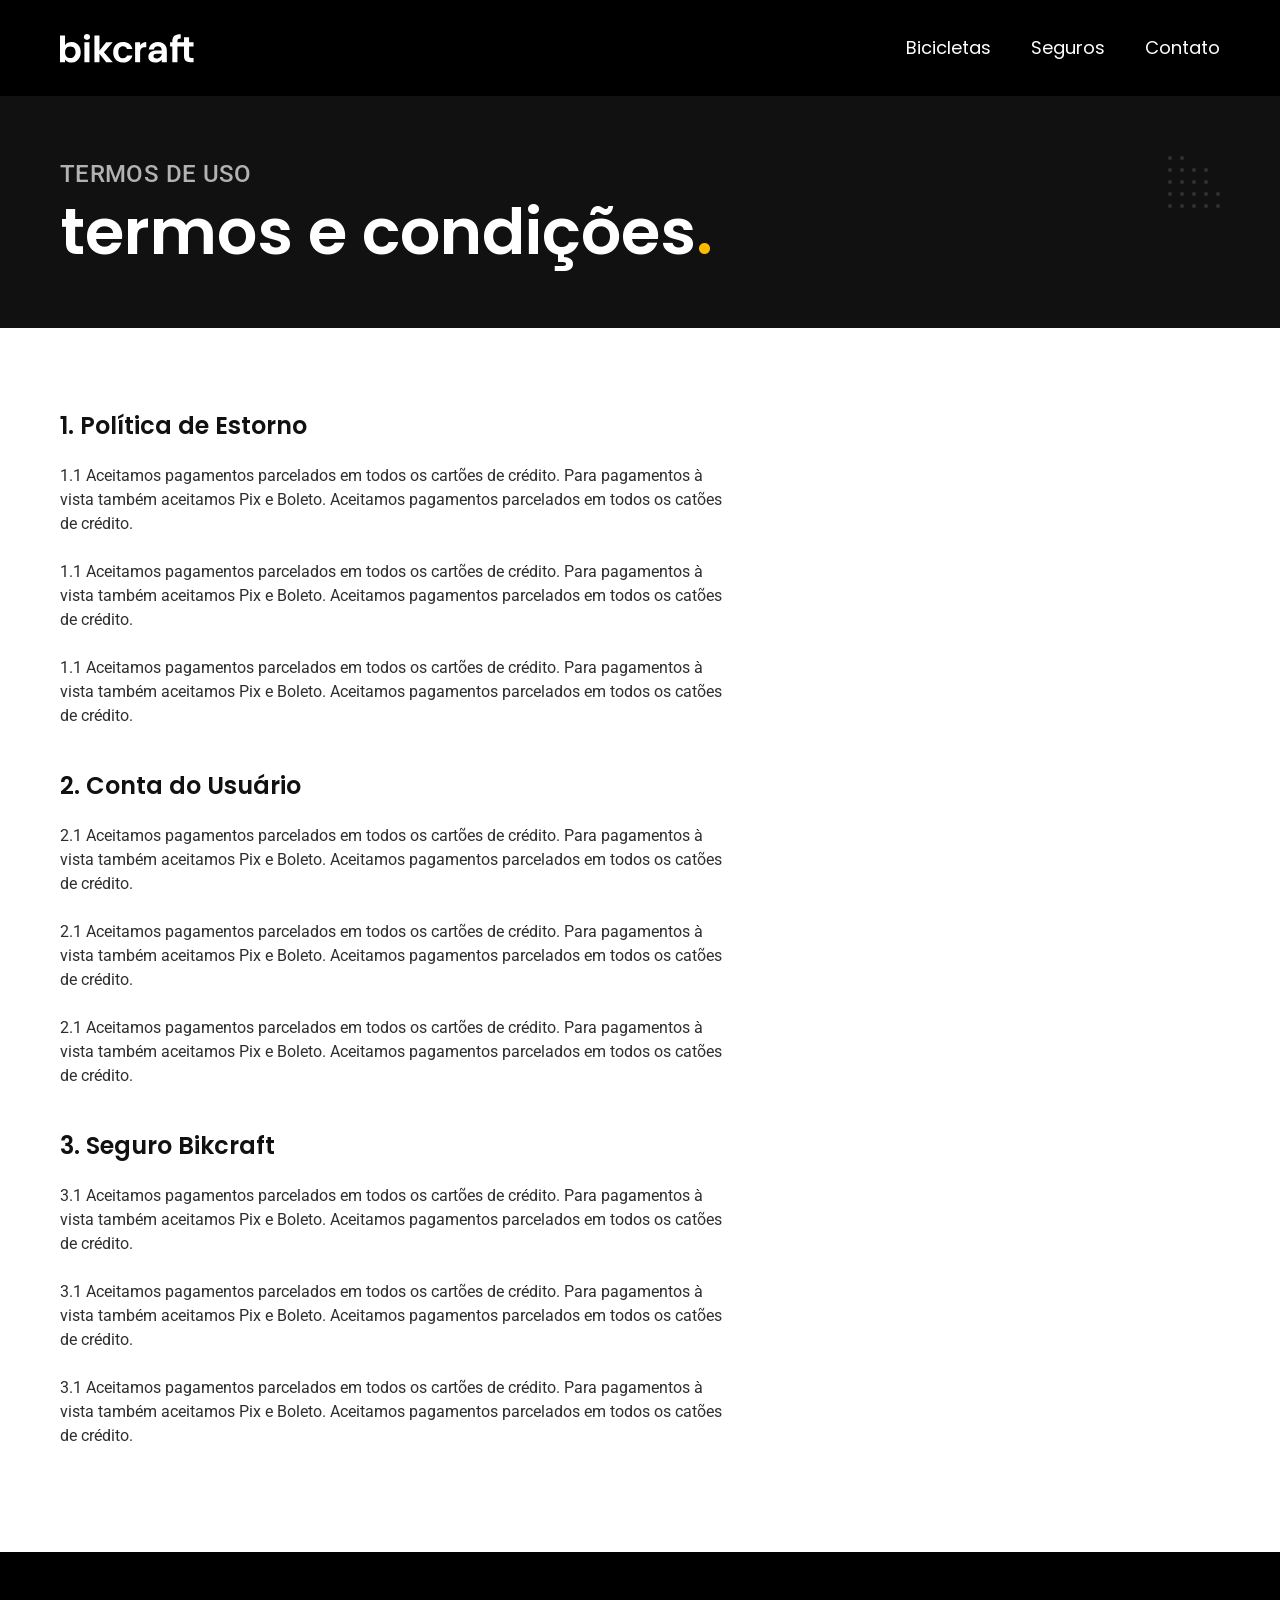
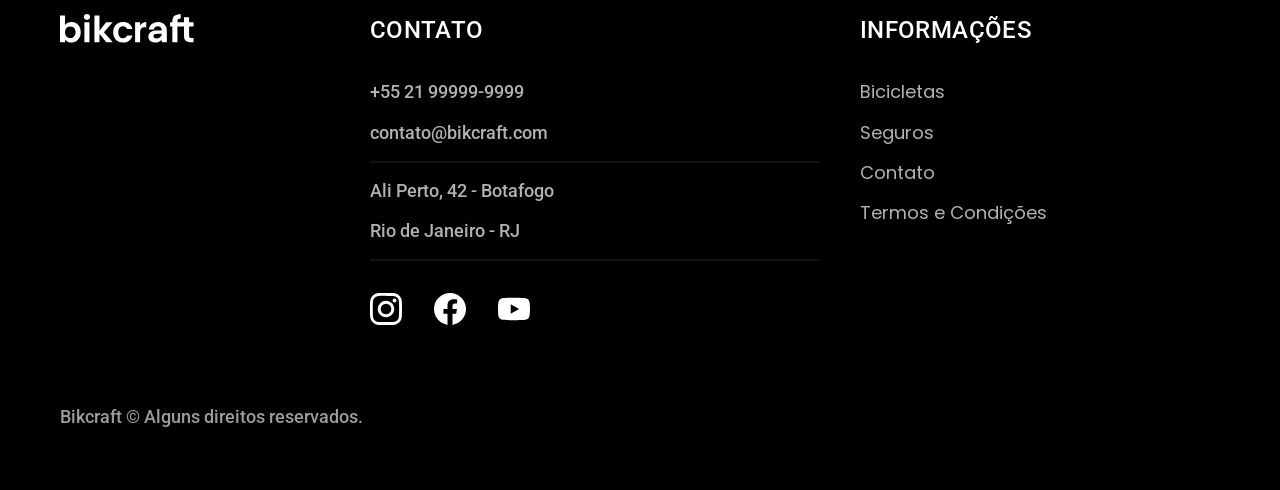
<file: termos.html>
<!DOCTYPE html>
<html lang="pt-br">

<head>
    <meta charset="UTF-8">
    <meta name="viewport" content="width=device-width, initial-scale=1.0">
    <meta name="description" content="Termos e Condições">
    <link rel="icon" href="./favicon.svg" type="image/svg+xml">
    <link rel="preload" href="./css/style.min.css" as="style">
    <link rel="stylesheet" href="./css/style.min.css">
    <link rel="preconnect" href="https://fonts.googleapis.com">
    <link rel="preconnect" href="https://fonts.gstatic.com" crossorigin>
    <link href="https://fonts.googleapis.com/css2?family=Merriweather:ital,opsz,wght@0,18..144,300..900;1,18..144,300..900&family=Poppins:ital,wght@0,100;0,200;0,300;0,400;0,500;0,600;0,700;0,800;0,900;1,100;1,200;1,300;1,400;1,500;1,600;1,700;1,800;1,900&family=Roboto:ital,wght@0,100..900;1,100..900&display=swap" rel="stylesheet">

    <title>Termos e Condições | Bikcraft</title>
    <script>document.documentElement.classList.add('js');</script>
    <!-- evita que o site perca o js quando desabilitado no navegador -->
</head>

<body id="termos">
    <header class="header-bg">
        <div class="header container">
            <a href="./"> <img src="./img/bikcraft.svg" alt="Bikcraft"></a>
            <nav aria-label="primaria">
                <ul class="header-menu font-1-m cor-0">
                    <li><a href="./bicicletas.html">Bicicletas</a></li>
                    <li><a href="./seguros.html">Seguros</a></li>
                    <li><a href="./contato.html">Contato</a></li>
                </ul>
            </nav>
        </div>
    </header>

    <main>
        <div class="titulo-bg">
            <div class="titulo container">
                <p class="font-2-l-b cor-5">Termos de uso</p>
                <h1 class="font-1-xxl cor-0">termos e condições<span class="cor-p1">.</span></h1>
            </div>
        </div>

        <div class="termos container font-2-s cor-10">
            <h2 class="font-1-l cor-11">1. Política de Estorno</h2>
            <p>1.1 Aceitamos pagamentos parcelados em todos os cartões de crédito. Para pagamentos à vista também aceitamos Pix e Boleto. Aceitamos pagamentos parcelados em todos os catões de crédito.</p>
            <p>1.1 Aceitamos pagamentos parcelados em todos os cartões de crédito. Para pagamentos à vista também aceitamos Pix e Boleto. Aceitamos pagamentos parcelados em todos os catões de crédito.</p>
            <p>1.1 Aceitamos pagamentos parcelados em todos os cartões de crédito. Para pagamentos à vista também aceitamos Pix e Boleto. Aceitamos pagamentos parcelados em todos os catões de crédito.</p>

            <h2 class="font-1-l cor-11">2. Conta do Usuário</h2>
            <p>2.1 Aceitamos pagamentos parcelados em todos os cartões de crédito. Para pagamentos à vista também aceitamos Pix e Boleto. Aceitamos pagamentos parcelados em todos os catões de crédito.</p>
            <p>2.1 Aceitamos pagamentos parcelados em todos os cartões de crédito. Para pagamentos à vista também aceitamos Pix e Boleto. Aceitamos pagamentos parcelados em todos os catões de crédito.</p>
            <p>2.1 Aceitamos pagamentos parcelados em todos os cartões de crédito. Para pagamentos à vista também aceitamos Pix e Boleto. Aceitamos pagamentos parcelados em todos os catões de crédito.</p>

            <h2 class="font-1-l cor-11">3. Seguro Bikcraft</h2>
            <p>3.1 Aceitamos pagamentos parcelados em todos os cartões de crédito. Para pagamentos à vista também aceitamos Pix e Boleto. Aceitamos pagamentos parcelados em todos os catões de crédito.</p>
            <p>3.1 Aceitamos pagamentos parcelados em todos os cartões de crédito. Para pagamentos à vista também aceitamos Pix e Boleto. Aceitamos pagamentos parcelados em todos os catões de crédito.</p>
            <p>3.1 Aceitamos pagamentos parcelados em todos os cartões de crédito. Para pagamentos à vista também aceitamos Pix e Boleto. Aceitamos pagamentos parcelados em todos os catões de crédito.</p>
        </div>

    </main>


    <footer class="footer-bg">
        <div class="footer container">
            <img src="./img/bikcraft.svg" alt="Bikcraft">
            <div class="footer-contato">
                <h3 class="font-2-l-b cor-0">Contato</h3>
                <ul class="font-2-m cor-5">
                    <li><a href="tel:+5521999999999">+55 21 99999-9999</a></li>
                    <li><a href="mailto:contato@bikcraft.com">contato@bikcraft.com</a></li>
                    <li>Ali Perto, 42 - Botafogo</li>
                    <li>Rio de Janeiro - RJ</li>
                </ul>
                <div class="footer-redes">
                    <a href="./">
                        <img src="./img/redes/instagram.svg" alt="Instagram">
                    </a>

                    <a href="./">
                        <img src="./img/redes/facebook.svg" alt="Facebook">
                    </a>

                    <a href="./">
                        <img src="./img/redes/youtube.svg" alt="Youtube">
                    </a>
                </div>
            </div>
            <div class="footer-informacoes">
                <h3 class="font-2-l-b cor-0">Informações</h3>
                <nav>
                    <ul class="font-1-m cor-5">
                        <li><a href="./bicicletas.html">Bicicletas</a></li>
                        <li><a href="./seguros.html">Seguros</a></li>
                        <li><a href="./contato.html">Contato</a></li>
                        <li><a href="./termos.html">Termos e Condições</a></li>
                    </ul>
                </nav>
            </div>
            <p class="footer-copy font-2-m cor-6">Bikcraft © Alguns direitos reservados.</p>
        </div>
    </footer>

    <script src="./js/script.js"></script>
</body>

</html>
</file>
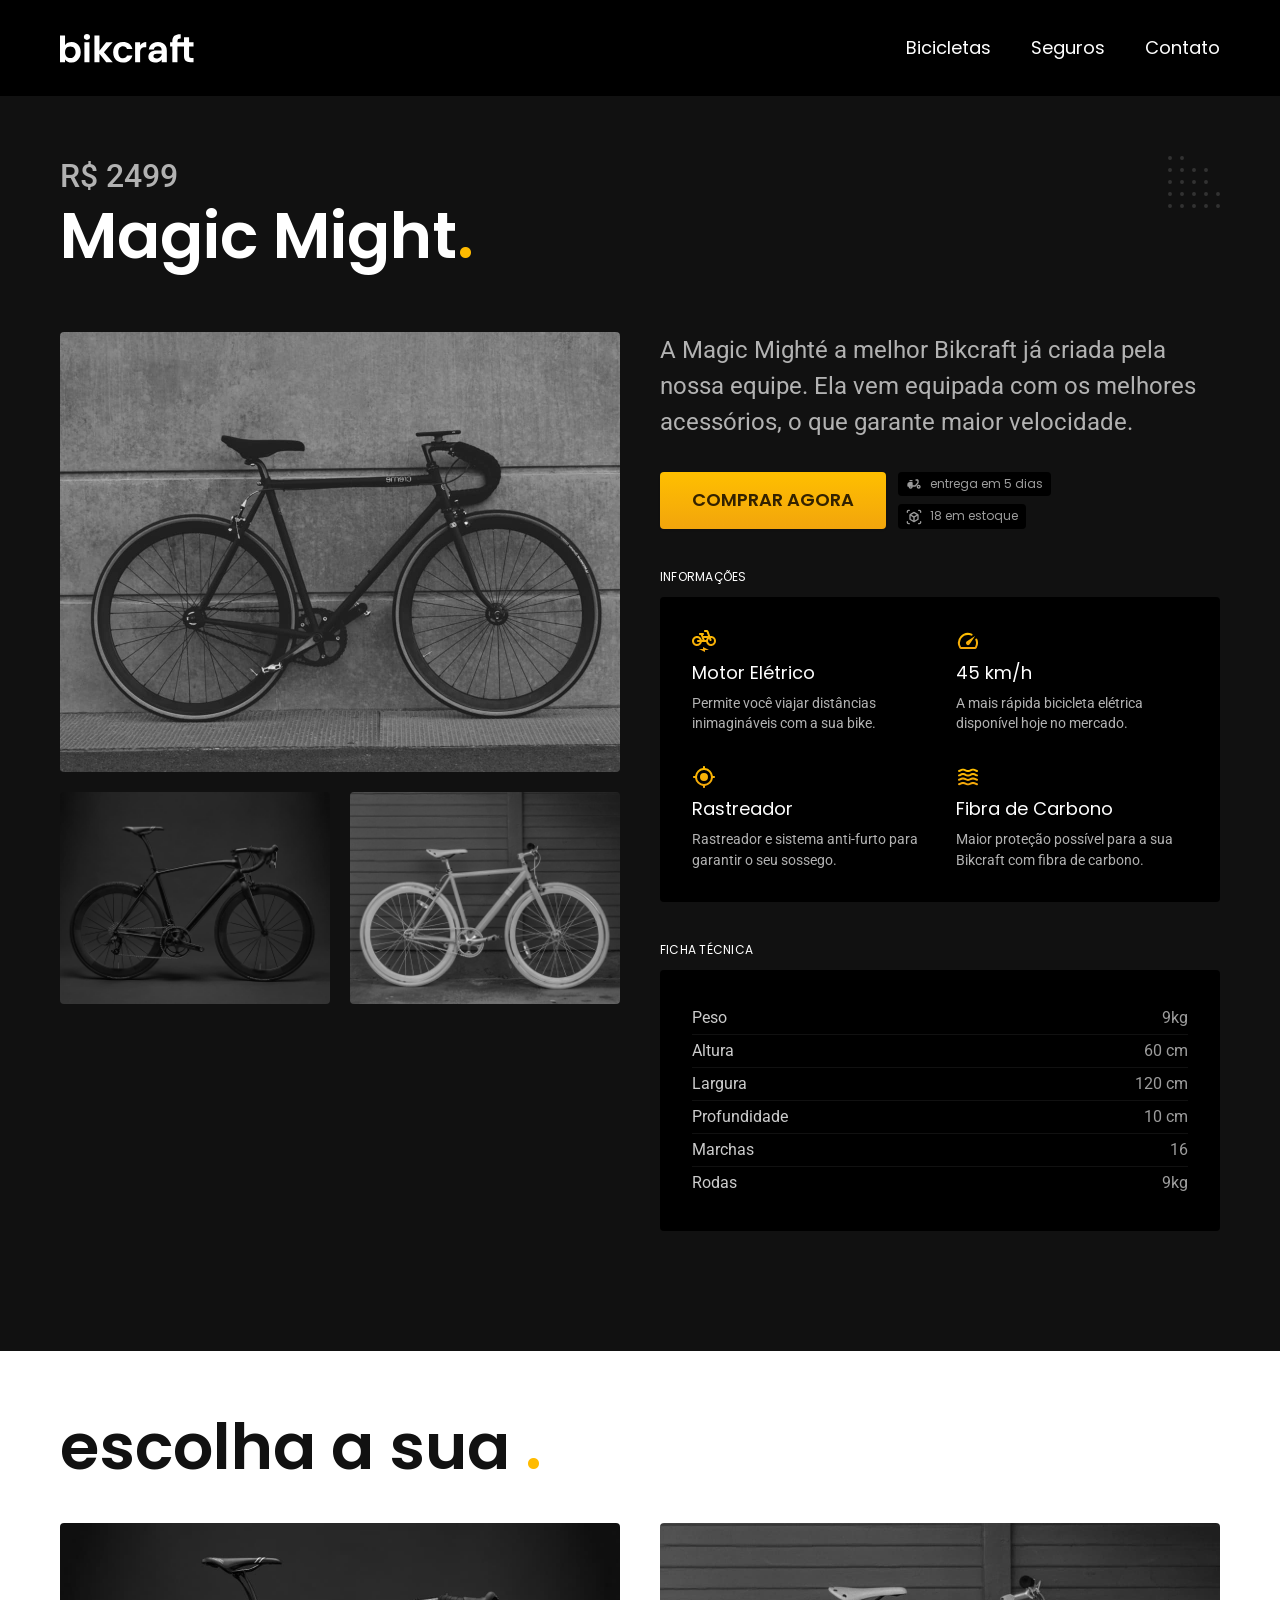
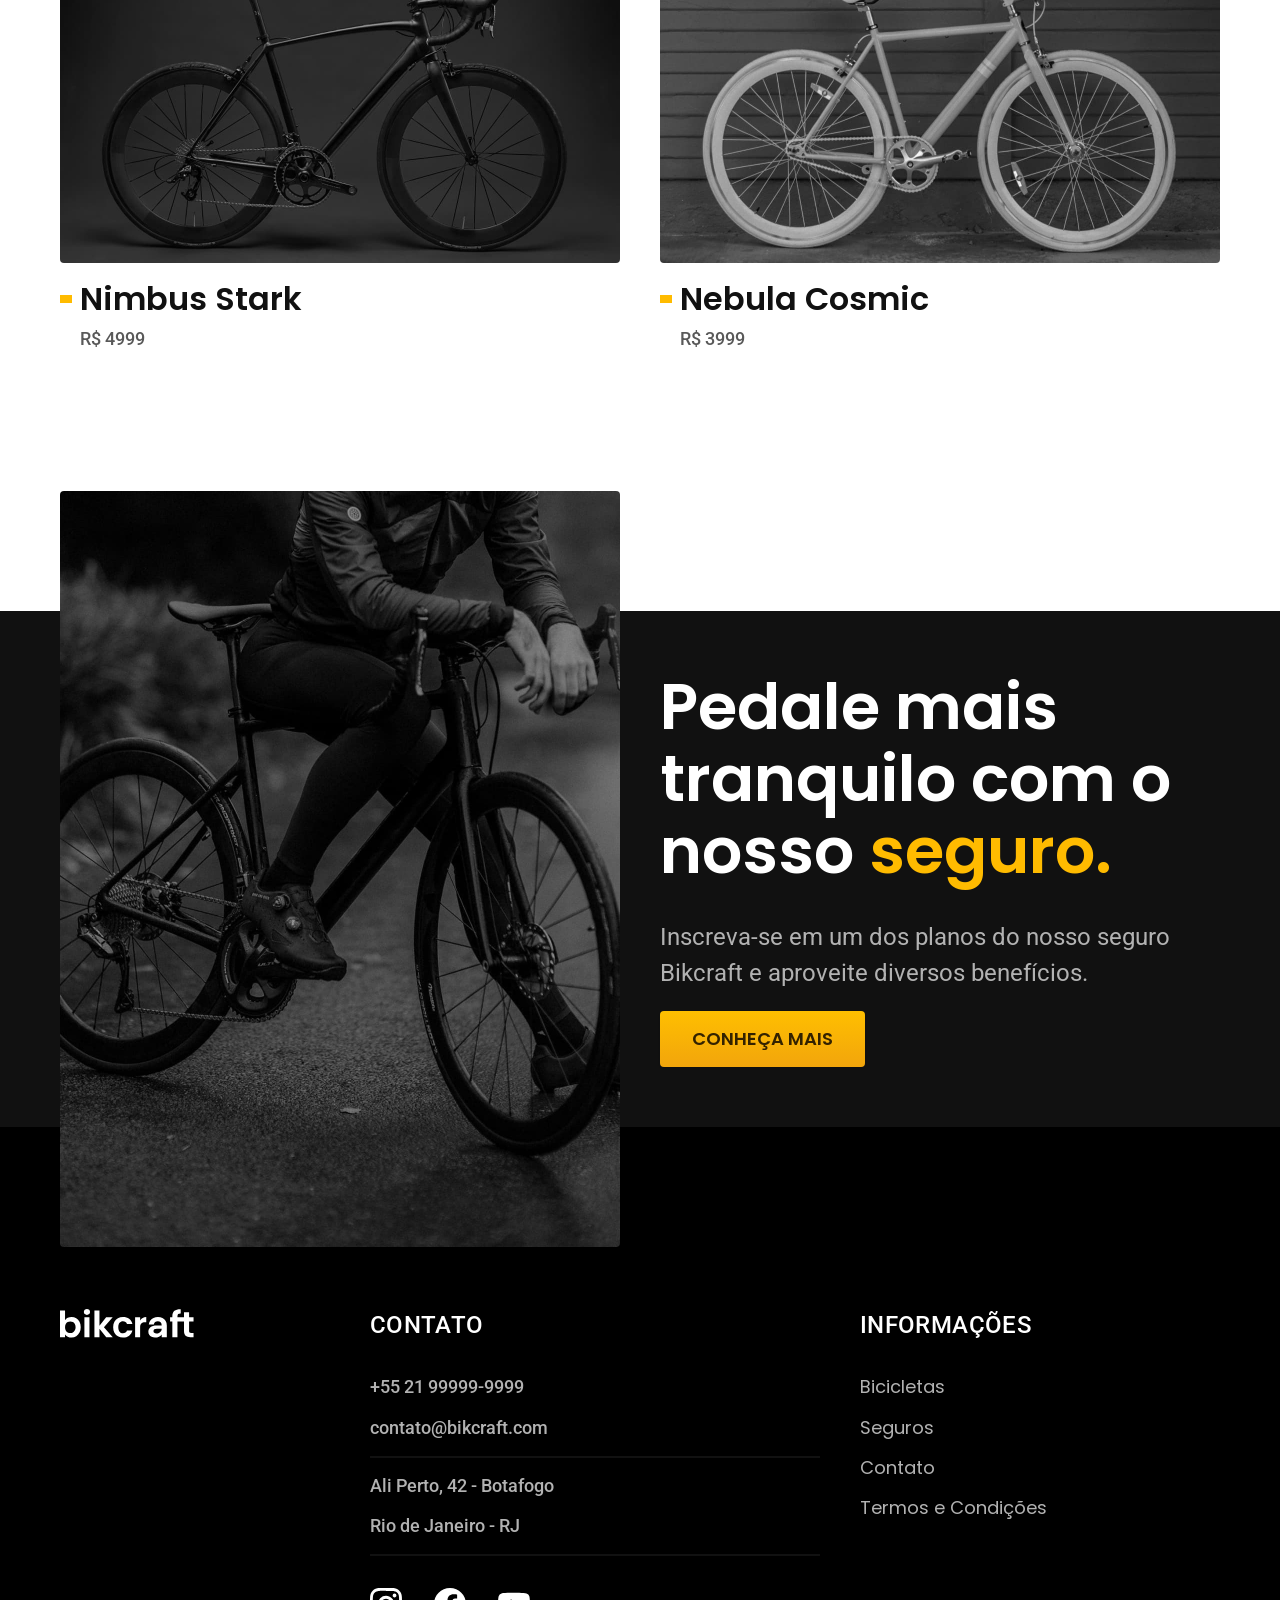
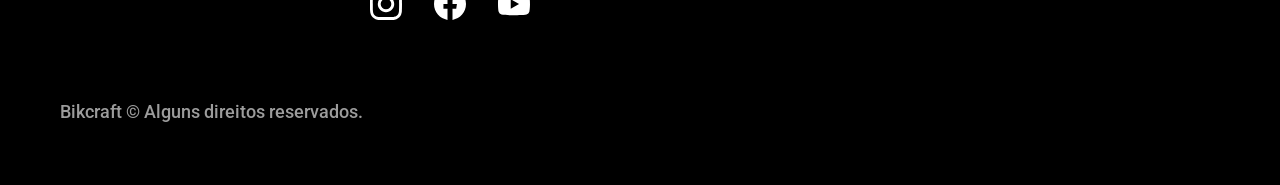
<file: bicicletas/magic.html>
<!DOCTYPE html>
<html lang="pt-br">

<head>
    <meta charset="UTF-8">
    <meta name="viewport" content="width=device-width, initial-scale=1.0">
    <meta name="description" content="Magic">

    <link rel="icon" href="../favicon.svg" type="image/svg+xml">

    <link rel="stylesheet" href="../css/style.min.css">
    <link rel="preconnect" href="https://fonts.googleapis.com">
    <link rel="preconnect" href="https://fonts.gstatic.com" crossorigin>
    <link href="https://fonts.googleapis.com/css2?family=Merriweather:ital,opsz,wght@0,18..144,300..900;1,18..144,300..900&family=Poppins:ital,wght@0,100;0,200;0,300;0,400;0,500;0,600;0,700;0,800;0,900;1,100;1,200;1,300;1,400;1,500;1,600;1,700;1,800;1,900&family=Roboto:ital,wght@0,100..900;1,100..900&display=swap" rel="stylesheet">

    <title>Magic | Bikcraft</title>
    <script>document.documentElement.classList.add('js');</script>
    <!-- evita que o site perca o js quando desabilitado no navegador -->
</head>

<body id="bicicleta">
    <header class="header-bg">
        <div class="header container">
            <a href="../"> <img src="../img/bikcraft.svg" alt="Bikcraft"></a>
            <nav aria-label="primaria">
                <ul class="header-menu font-1-m cor-0">
                    <li><a href="../bicicletas.html">Bicicletas</a></li>
                    <li><a href="../seguros.html">Seguros</a></li>
                    <li><a href="../contato.hmtl">Contato</a></li>
                </ul>
            </nav>
        </div>
    </header>

    <main class="titulo-bg">
        <div>
            <div class="titulo container">
                <p class="font-2-xl cor-5">R$ 2499</p>
                <h1 class="font-1-xxl cor-0">Magic Might<span class="cor-p1">.</span></h1>
            </div>
        </div>

        <div class="bicicleta container">
            <div class="bicicleta-imagens">
                <img class="flex2" src="../img/bicicleta/nimbus2.jpg" alt="Bicicleta 1">
                <img class="flex1" src="../img/bicicleta/nimbus1.jpg" alt="Bicicleta 2">
                <img class="flex3" src="../img/bicicleta/nimbus3.jpg" alt="Bicicleta 3">
            </div>
            <div class="bicicleta-conteudo">
                <p class="font-2-l  cor-5">A Magic Mighté a melhor Bikcraft já criada pela nossa equipe. Ela vem equipada com os melhores acessórios, o que garante maior velocidade.</p>
                <div class="bicicleta-comprar">
                    <a class="botao" href="../orcamento.html?tipo=bikcraft&produto=magic">Comprar agora</a>
                    <span class="font-1-xs cor-6"> <img src="../img/icones/entrega.svg" alt="">entrega em 5 dias</span>
                    <span class="font-1-xs cor-6"> <img src="../img/icones/estoque.svg" alt="">18 em estoque</span>
                </div>

                <h2 class="font-1-xs cor-0">Informações</h2>
                <ul class="bicicleta-informacoes">
                    <li>
                        <img src="../img/icones/eletrica.svg" alt="">
                        <h3 class="font-1-m cor-0">Motor Elétrico</h3>
                        <p class="font-2-xs cor-5">Permite você viajar distâncias inimagináveis com a sua bike.</p>
                    </li>
                    <li>
                        <img src="../img/icones/velocidade.svg" alt="">
                        <h3 class="font-1-m cor-0">45 km/h</h3>
                        <p class="font-2-xs cor-5">A mais rápida bicicleta elétrica disponível hoje no mercado.</p>
                    </li>
                    <li>
                        <img src="../img/icones/rastreador.svg" alt="">
                        <h3 class="font-1-m cor-0">Rastreador</h3>
                        <p class="font-2-xs cor-5">Rastreador e sistema anti-furto para garantir o seu sossego.</p>
                    </li>
                    <li>
                        <img src="../img/icones/carbono.svg" alt="">
                        <h3 class="font-1-m cor-0">Fibra de Carbono</h3>
                        <p class="font-2-xs cor-5">Maior proteção possível para a sua Bikcraft com fibra de carbono.</p>
                    </li>
                </ul>

                <h2 class="font-1-xs cor-0">Ficha Técnica</h2>
                <ul class="bicicleta-ficha font-2-s cor-4">
                    <li>Peso<span>9kg</span></li>
                    <li>Altura<span>60 cm</span></li>
                    <li>Largura<span>120 cm</span></li>
                    <li>Profundidade<span>10 cm</span></li>
                    <li>Marchas<span>16</span></li>
                    <li>Rodas<span>9kg</span></li>
                </ul>
            </div>
        </div>
    </main>

    <article class="bicicletas-lista container">
        <h2 class="font-1-xxl">escolha a sua <span class="cor-p1">.</span></h2>

        <ul>
            <li>
                <a href="./nimbus.html">
                    <img src="../img/bicicletas/nimbus.jpg" alt="Bicicleta preta">
                    <h3 class="font-1-xl">Nimbus Stark</h3>
                    <span class="font-2-m cor-8">R$ 4999</span>
                </a>
            </li>
            <li>
                <a href="./nebula.html">
                    <img src="../img/bicicletas/nebula.jpg" alt="Bicicleta preta">
                    <h3 class="font-1-xl">Nebula Cosmic</h3>
                    <span class="font-2-m cor-8">R$ 3999</span>
                </a>
            </li>
        </ul>
    </article>

    <article class="seguro-bg">
        <div class="seguro container">
            <div class="seguro-imagem">
                <img src="../img/fotos/seguros.jpg" alt="Pessoa parada em cima de uma bicicleta">
            </div>
            <div class="seguro-conteudo">
                <h2 class="font-1-xxl cor-0">Pedale mais tranquilo com o nosso <span class="cor-p1">seguro.</span></h2>
                <p class="font-2-l cor-5">Inscreva-se em um dos planos do nosso seguro Bikcraft e aproveite diversos benefícios.</p>
                <a class="botao" href="../seguros.html">Conheça Mais</a>
            </div>
        </div>
    </article>


    <footer class="footer-bg">
        <div class="footer container">
            <img src="../img/bikcraft.svg" alt="Bikcraft">
            <div class="footer-contato">
                <h3 class="font-2-l-b cor-0">Contato</h3>
                <ul class="font-2-m cor-5">
                    <li><a href="tel:+5521999999999">+55 21 99999-9999</a></li>
                    <li><a href="mailto:contato@bikcraft.com">contato@bikcraft.com</a></li>
                    <li>Ali Perto, 42 - Botafogo</li>
                    <li>Rio de Janeiro - RJ</li>
                </ul>
                <div class="footer-redes">
                    <a href="./">
                        <img src="../img/redes/instagram.svg" alt="Instagram">
                    </a>

                    <a href="./">
                        <img src="../img/redes/facebook.svg" alt="Facebook">
                    </a>

                    <a href="./">
                        <img src="../img/redes/youtube.svg" alt="Youtube">
                    </a>
                </div>
            </div>
            <div class="footer-informacoes">
                <h3 class="font-2-l-b cor-0">Informações</h3>
                <nav>
                    <ul class="font-1-m cor-5">
                        <li><a href="../bicicletas.html">Bicicletas</a></li>
                        <li><a href="../seguros.html">Seguros</a></li>
                        <li><a href="../contato.html">Contato</a></li>
                        <li><a href="../termos.html">Termos e Condições</a></li>
                    </ul>
                </nav>
            </div>
            <p class="footer-copy font-2-m cor-6">Bikcraft © Alguns direitos reservados.</p>
        </div>
    </footer>

    <script src="../js/script.js"></script>
</body>

</html>
</file>
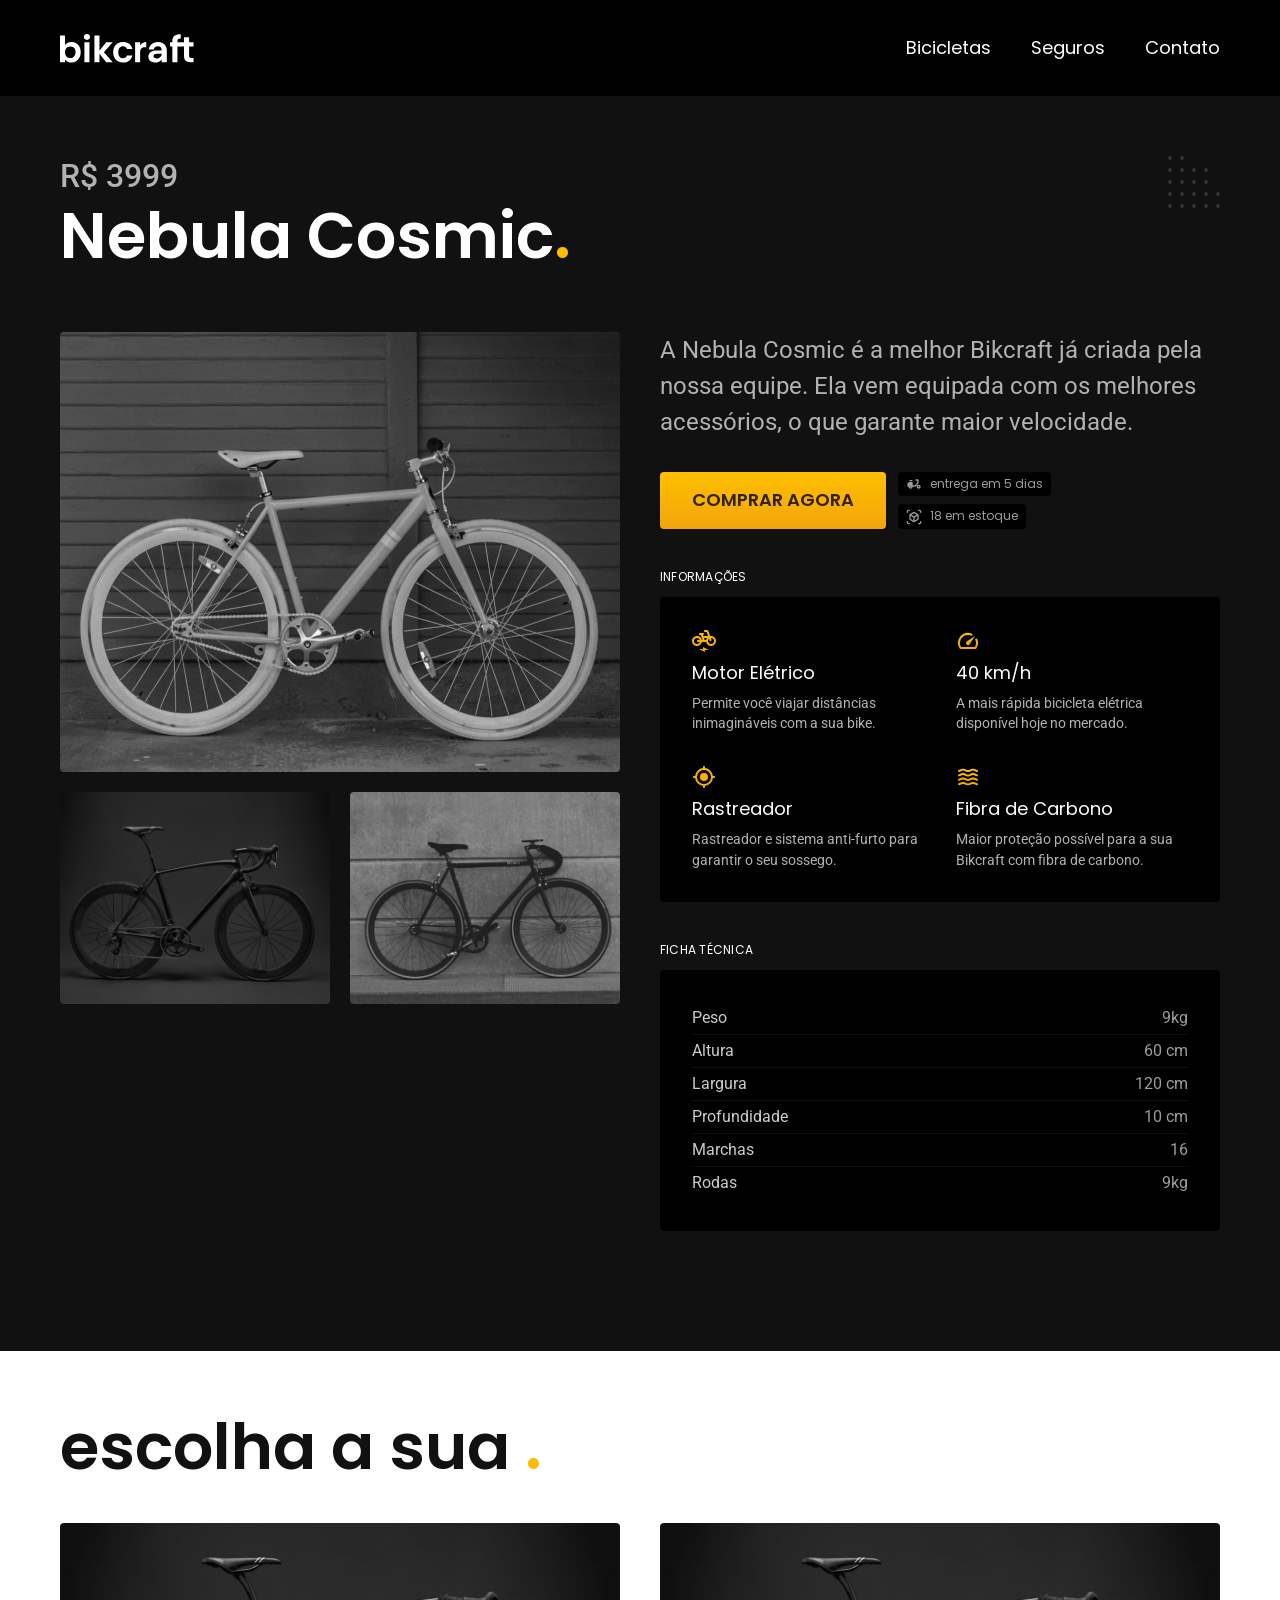
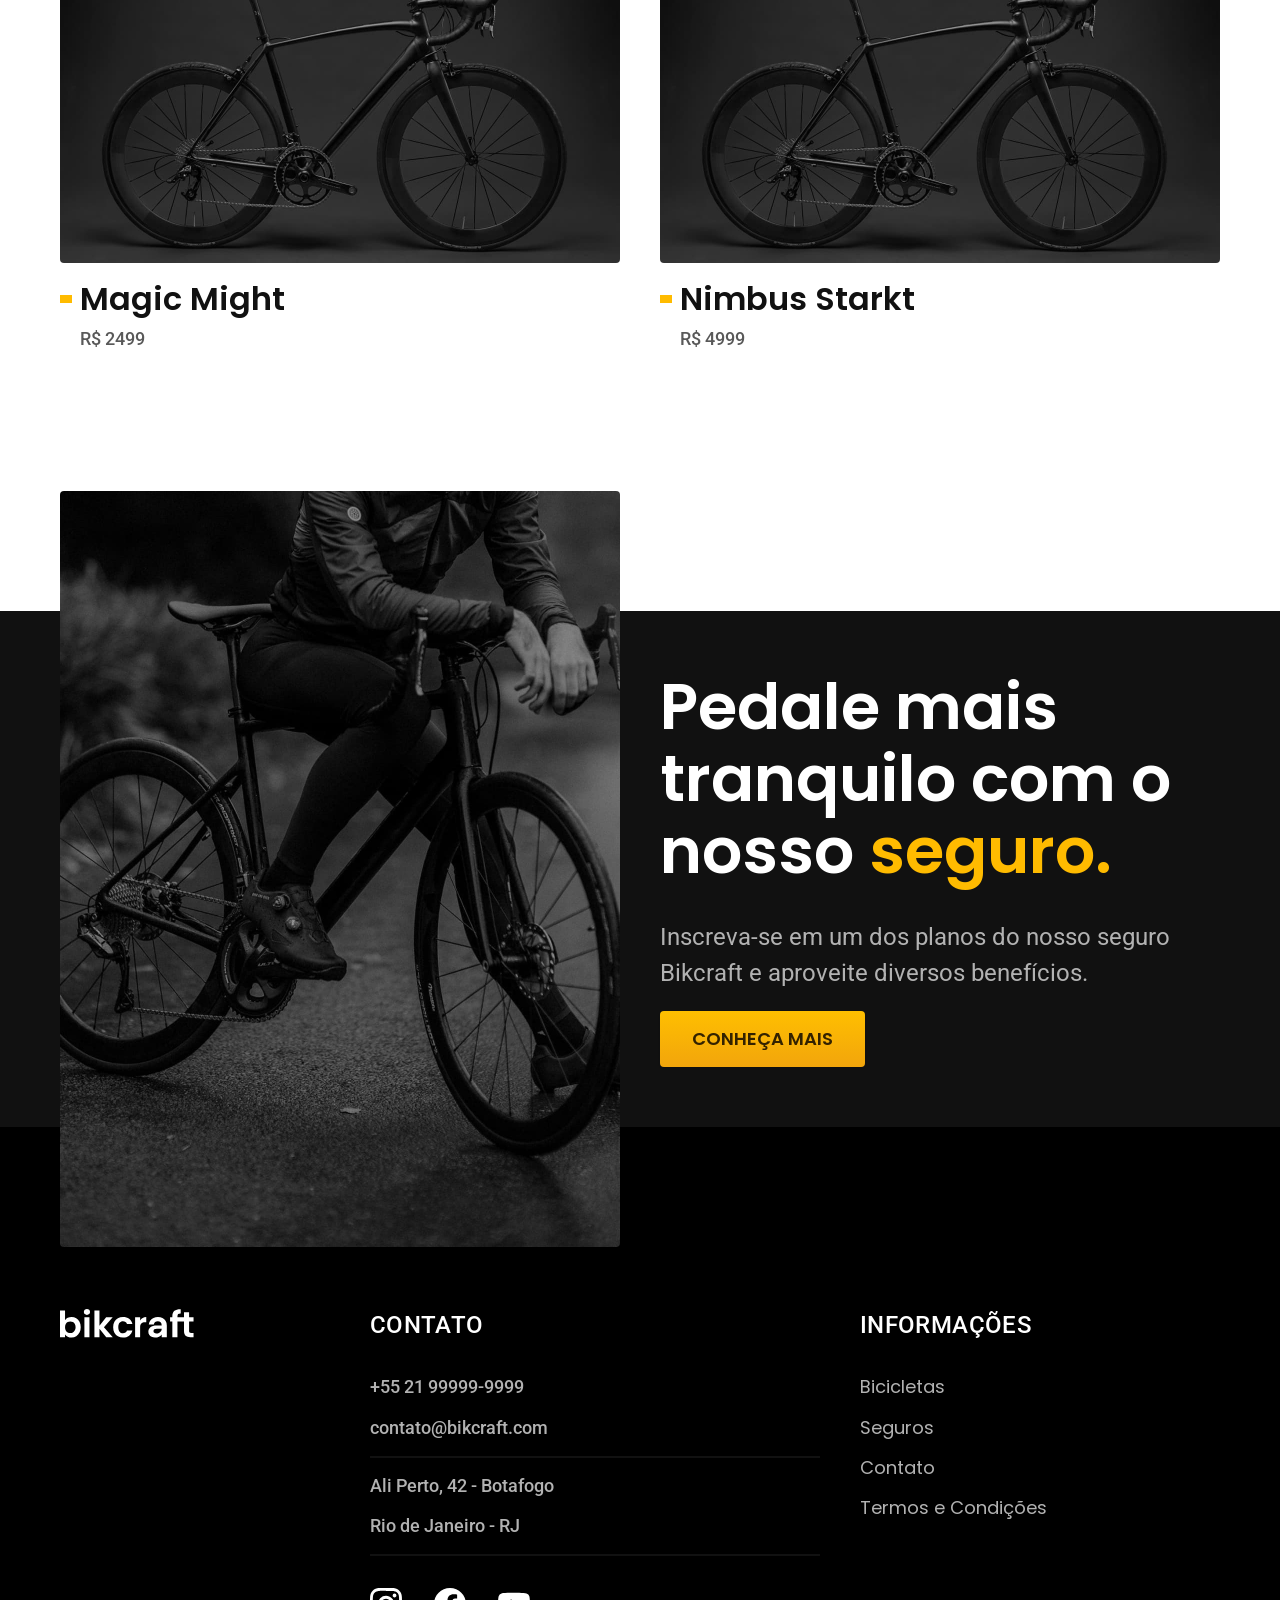
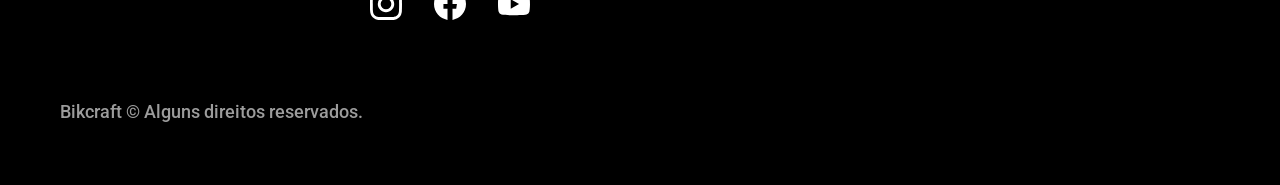
<file: bicicletas/nebula.html>
<!DOCTYPE html>
<html lang="pt-br">

<head>
    <meta charset="UTF-8">
    <meta name="viewport" content="width=device-width, initial-scale=1.0">
    <meta name="description" content="Nebula">
    <link rel="icon" href="../favicon.svg" type="image/svg+xml">

    <link rel="stylesheet" href="../css/style.min.css">
    <link rel="preconnect" href="https://fonts.googleapis.com">
    <link rel="preconnect" href="https://fonts.gstatic.com" crossorigin>
    <link href="https://fonts.googleapis.com/css2?family=Merriweather:ital,opsz,wght@0,18..144,300..900;1,18..144,300..900&family=Poppins:ital,wght@0,100;0,200;0,300;0,400;0,500;0,600;0,700;0,800;0,900;1,100;1,200;1,300;1,400;1,500;1,600;1,700;1,800;1,900&family=Roboto:ital,wght@0,100..900;1,100..900&display=swap" rel="stylesheet">

    <title>Nebula | Bikcraft</title>
    <script>document.documentElement.classList.add('js');</script>
    <!-- evita que o site perca o js quando desabilitado no navegador -->
</head>

<body id="bicicleta">
    <header class="header-bg">
        <div class="header container">
            <a href="../"> <img src="../img/bikcraft.svg" alt="Bikcraft"></a>
            <nav aria-label="primaria">
                <ul class="header-menu font-1-m cor-0">
                    <li><a href="../bicicletas.html">Bicicletas</a></li>
                    <li><a href="../seguros.html">Seguros</a></li>
                    <li><a href="../contato.hmtl">Contato</a></li>
                </ul>
            </nav>
        </div>
    </header>

    <main class="titulo-bg">
        <div>
            <div class="titulo container">
                <p class="font-2-xl cor-5">R$ 3999</p>
                <h1 class="font-1-xxl cor-0">Nebula Cosmic<span class="cor-p1">.</span></h1>
            </div>
        </div>

        <div class="bicicleta container">
            <div class="bicicleta-imagens">
                <img class="flex3" src="../img/bicicleta/nimbus3.jpg" alt="Bicicleta 1">
                <img class="flex1" src="../img/bicicleta/nimbus1.jpg" alt="Bicicleta 2">
                <img class="flex2" src="../img/bicicleta/nimbus2.jpg" alt="Bicicleta 3">
            </div>
            <div class="bicicleta-conteudo">
                <p class="font-2-l  cor-5">A Nebula Cosmic é a melhor Bikcraft já criada pela nossa equipe. Ela vem equipada com os melhores acessórios, o que garante maior velocidade.</p>
                <div class="bicicleta-comprar">
                    <a class="botao" href="../orcamento.html?tipo=bikcraft&produto=nebula">Comprar agora</a>
                    <span class="font-1-xs cor-6"> <img src="../img/icones/entrega.svg" alt="">entrega em 5 dias</span>
                    <span class="font-1-xs cor-6"> <img src="../img/icones/estoque.svg" alt="">18 em estoque</span>
                </div>

                <h2 class="font-1-xs cor-0">Informações</h2>
                <ul class="bicicleta-informacoes">
                    <li>
                        <img src="../img/icones/eletrica.svg" alt="">
                        <h3 class="font-1-m cor-0">Motor Elétrico</h3>
                        <p class="font-2-xs cor-5">Permite você viajar distâncias inimagináveis com a sua bike.</p>
                    </li>
                    <li>
                        <img src="../img/icones/velocidade.svg" alt="">
                        <h3 class="font-1-m cor-0">40 km/h</h3>
                        <p class="font-2-xs cor-5">A mais rápida bicicleta elétrica disponível hoje no mercado.</p>
                    </li>
                    <li>
                        <img src="../img/icones/rastreador.svg" alt="">
                        <h3 class="font-1-m cor-0">Rastreador</h3>
                        <p class="font-2-xs cor-5">Rastreador e sistema anti-furto para garantir o seu sossego.</p>
                    </li>
                    <li>
                        <img src="../img/icones/carbono.svg" alt="">
                        <h3 class="font-1-m cor-0">Fibra de Carbono</h3>
                        <p class="font-2-xs cor-5">Maior proteção possível para a sua Bikcraft com fibra de carbono.</p>
                    </li>
                </ul>

                <h2 class="font-1-xs cor-0">Ficha Técnica</h2>
                <ul class="bicicleta-ficha font-2-s cor-4">
                    <li>Peso<span>9kg</span></li>
                    <li>Altura<span>60 cm</span></li>
                    <li>Largura<span>120 cm</span></li>
                    <li>Profundidade<span>10 cm</span></li>
                    <li>Marchas<span>16</span></li>
                    <li>Rodas<span>9kg</span></li>
                </ul>
            </div>
        </div>
    </main>

    <article class="bicicletas-lista container">
        <h2 class="font-1-xxl">escolha a sua <span class="cor-p1">.</span></h2>

        <ul>
            <li>
                <a href="./magic.html">
                    <img src="../img/bicicletas/nimbus.jpg" alt="Bicicleta preta">
                    <h3 class="font-1-xl">Magic Might</h3>
                    <span class="font-2-m cor-8">R$ 2499</span>
                </a>
            </li>
            <li>
                <a href="./nimbus.html">
                    <img src="../img/bicicletas/nimbus.jpg" alt="Bicicleta preta">
                    <h3 class="font-1-xl">Nimbus Starkt</h3>
                    <span class="font-2-m cor-8">R$ 4999</span>
                </a>
            </li>
        </ul>
    </article>

    <article class="seguro-bg">
        <div class="seguro container">
            <div class="seguro-imagem">
                <img src="../img/fotos/seguros.jpg" alt="Pessoa parada em cima de uma bicicleta">
            </div>
            <div class="seguro-conteudo">
                <h2 class="font-1-xxl cor-0">Pedale mais tranquilo com o nosso <span class="cor-p1">seguro.</span></h2>
                <p class="font-2-l cor-5">Inscreva-se em um dos planos do nosso seguro Bikcraft e aproveite diversos benefícios.</p>
                <a class="botao" href="../seguros.html">Conheça Mais</a>
            </div>
        </div>
    </article>


    <footer class="footer-bg">
        <div class="footer container">
            <img src="../img/bikcraft.svg" alt="Bikcraft">
            <div class="footer-contato">
                <h3 class="font-2-l-b cor-0">Contato</h3>
                <ul class="font-2-m cor-5">
                    <li><a href="tel:+5521999999999">+55 21 99999-9999</a></li>
                    <li><a href="mailto:contato@bikcraft.com">contato@bikcraft.com</a></li>
                    <li>Ali Perto, 42 - Botafogo</li>
                    <li>Rio de Janeiro - RJ</li>
                </ul>
                <div class="footer-redes">
                    <a href="./">
                        <img src="../img/redes/instagram.svg" alt="Instagram">
                    </a>

                    <a href="./">
                        <img src="../img/redes/facebook.svg" alt="Facebook">
                    </a>

                    <a href="./">
                        <img src="../img/redes/youtube.svg" alt="Youtube">
                    </a>
                </div>
            </div>
            <div class="footer-informacoes">
                <h3 class="font-2-l-b cor-0">Informações</h3>
                <nav>
                    <ul class="font-1-m cor-5">
                        <li><a href="../bicicletas.html">Bicicletas</a></li>
                        <li><a href="../seguros.html">Seguros</a></li>
                        <li><a href="../contato.html">Contato</a></li>
                        <li><a href="../termos.html">Termos e Condições</a></li>
                    </ul>
                </nav>
            </div>
            <p class="footer-copy font-2-m cor-6">Bikcraft © Alguns direitos reservados.</p>
        </div>
    </footer>

    <script src="../js/script.js"></script>
</body>

</html>
</file>
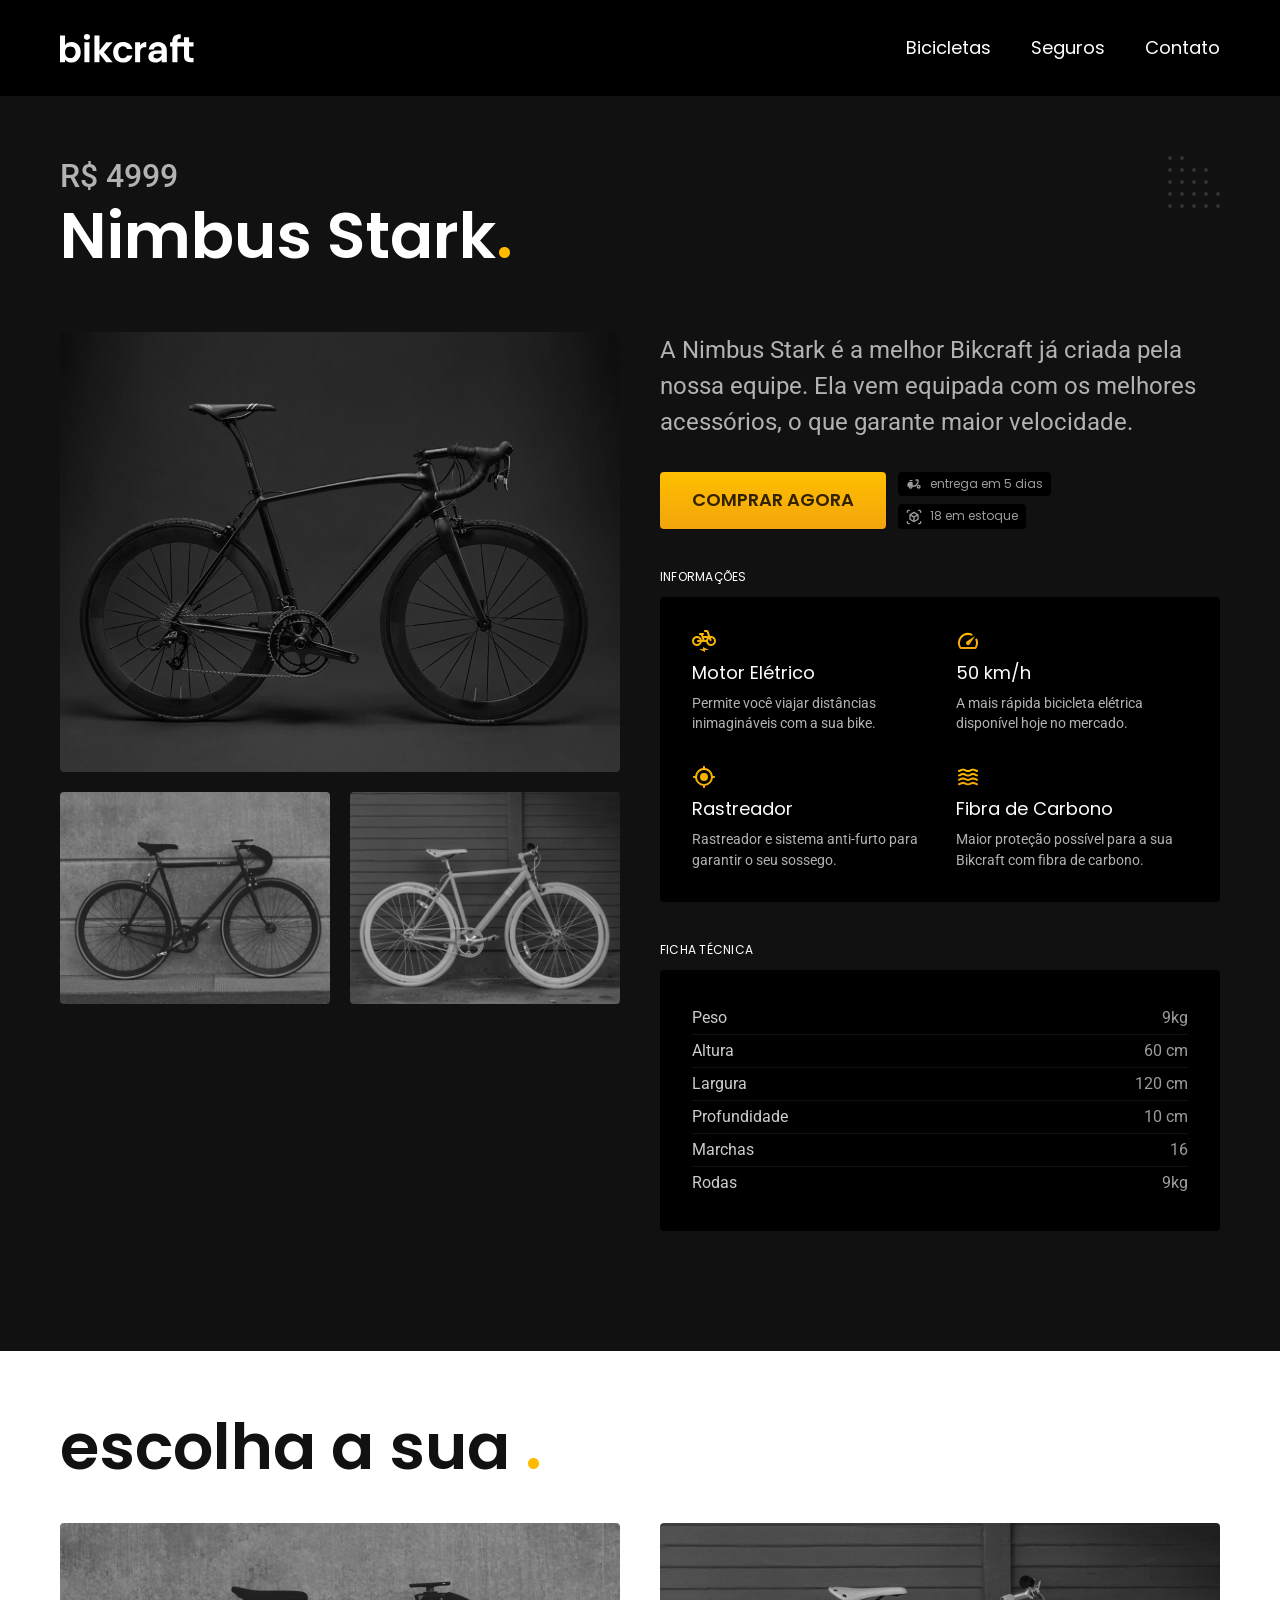
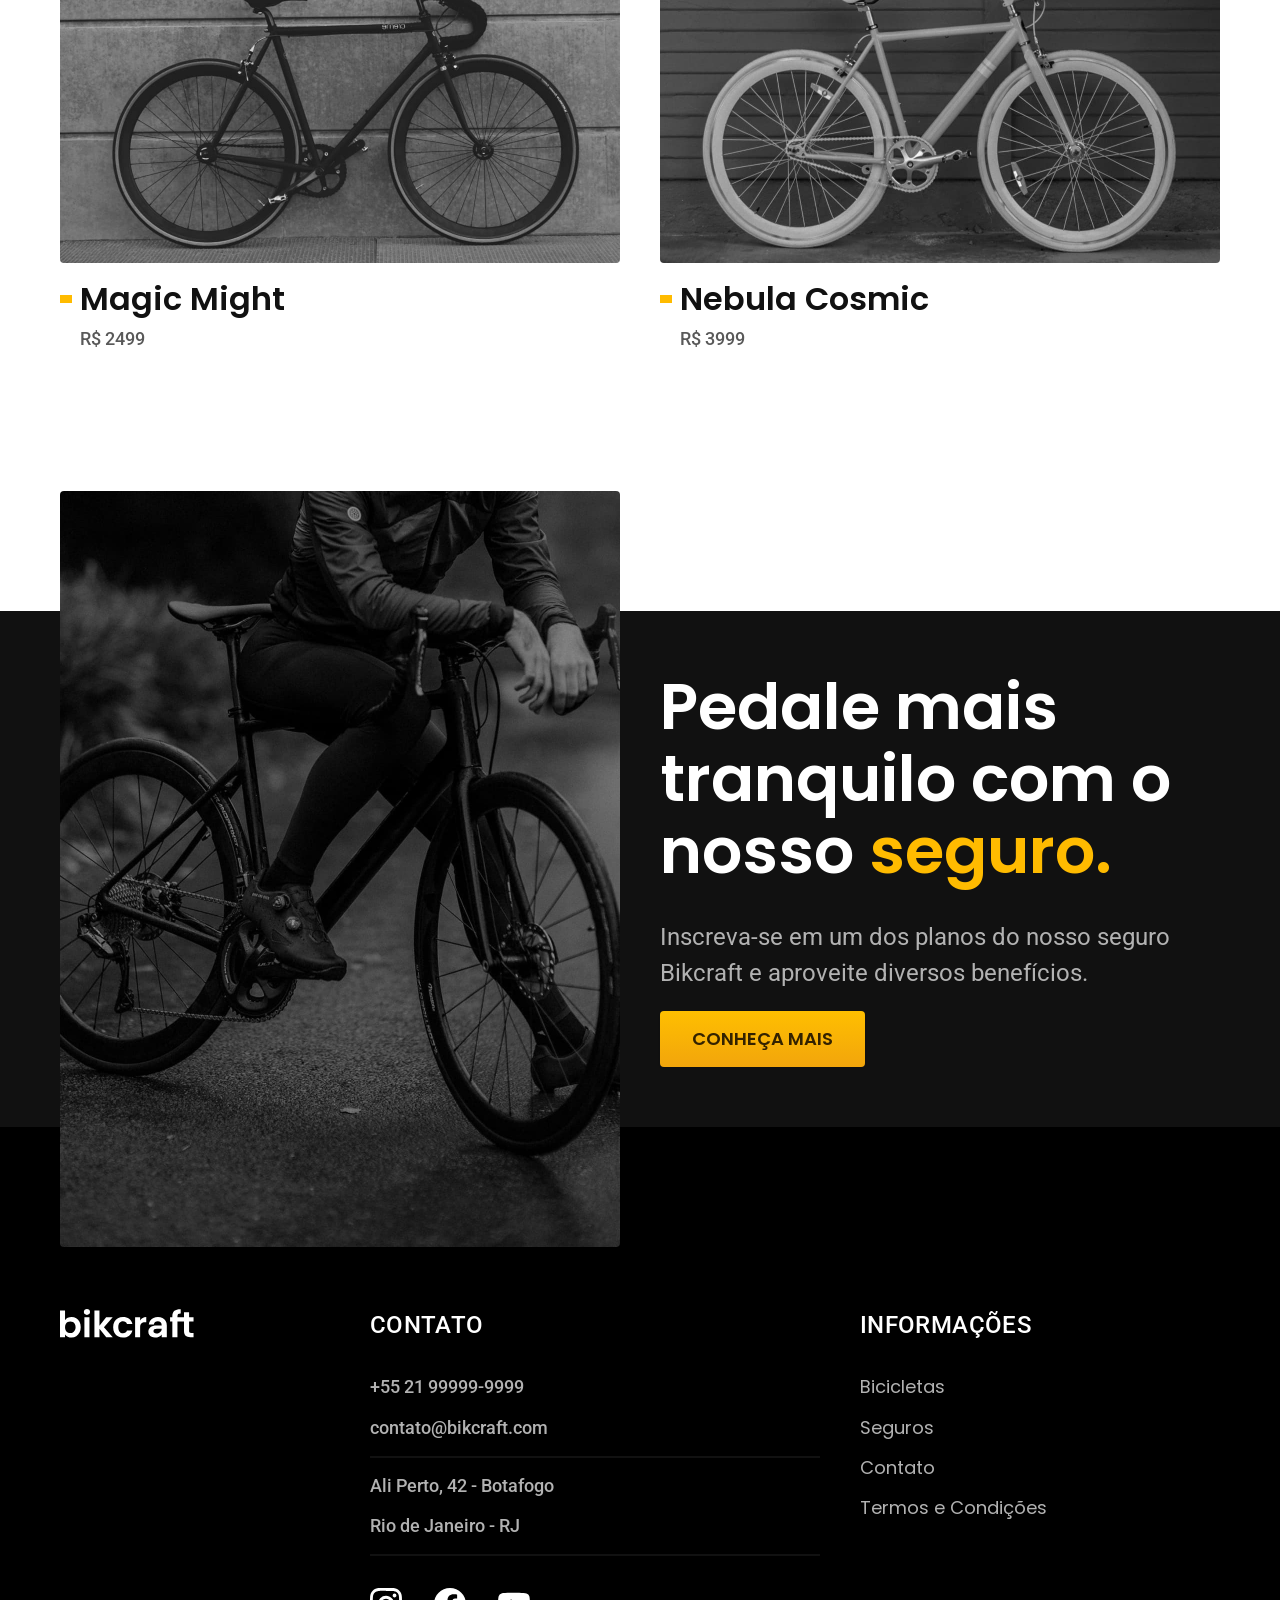
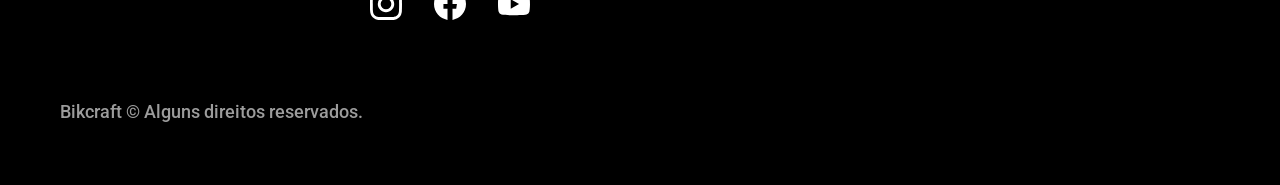
<file: bicicletas/nimbus.html>
<!DOCTYPE html>
<html lang="pt-br">

<head>
    <meta charset="UTF-8">
    <meta name="viewport" content="width=device-width, initial-scale=1.0">
    <meta name="description" content="Nimbus">

    <link rel="icon" href="../favicon.svg" type="image/svg+xml">
    <link rel="stylesheet" href="../css/style.min.css">
    <link rel="preconnect" href="https://fonts.googleapis.com">
    <link rel="preconnect" href="https://fonts.gstatic.com" crossorigin>
    <link href="https://fonts.googleapis.com/css2?family=Merriweather:ital,opsz,wght@0,18..144,300..900;1,18..144,300..900&family=Poppins:ital,wght@0,100;0,200;0,300;0,400;0,500;0,600;0,700;0,800;0,900;1,100;1,200;1,300;1,400;1,500;1,600;1,700;1,800;1,900&family=Roboto:ital,wght@0,100..900;1,100..900&display=swap" rel="stylesheet">

    <title>Nimbus | Bikcraft</title>
    <script>document.documentElement.classList.add('js');</script>
    <!-- evita que o site perca o js quando desabilitado no navegador -->
</head>

<body id="bicicleta">
    <header class="header-bg">
        <div class="header container">
            <a href="../"> <img src="../img/bikcraft.svg" alt="Bikcraft"></a>
            <nav aria-label="primaria">
                <ul class="header-menu font-1-m cor-0">
                    <li><a href="../bicicletas.html">Bicicletas</a></li>
                    <li><a href="../seguros.html">Seguros</a></li>
                    <li><a href="../contato.hmtl">Contato</a></li>
                </ul>
            </nav>
        </div>
    </header>

    <main class="titulo-bg">
        <div>
            <div class="titulo container">
                <p class="font-2-xl cor-5">R$ 4999</p>
                <h1 class="font-1-xxl cor-0">Nimbus Stark<span class="cor-p1">.</span></h1>
            </div>
        </div>

        <div class="bicicleta container">
            <div class="bicicleta-imagens">
                <img class="flex1" src="../img/bicicleta/nimbus1.jpg" alt="Bicicleta 1">
                <img class="flex2" src="../img/bicicleta/nimbus2.jpg" alt="Bicicleta 2">
                <img class="flex3" src="../img/bicicleta/nimbus3.jpg" alt="Bicicleta 3">
            </div>
            <div class="bicicleta-conteudo">
                <p class="font-2-l  cor-5">A Nimbus Stark é a melhor Bikcraft já criada pela nossa equipe. Ela vem equipada com os melhores acessórios, o que garante maior velocidade.</p>
                <div class="bicicleta-comprar">
                    <a class="botao" href="../orcamento.html?tipo=bikcraft&produto=nimbus">Comprar agora</a>
                    <span class="font-1-xs cor-6"> <img src="../img/icones/entrega.svg" alt="">entrega em 5 dias</span>
                    <span class="font-1-xs cor-6"> <img src="../img/icones/estoque.svg" alt="">18 em estoque</span>
                </div>

                <h2 class="font-1-xs cor-0">Informações</h2>
                <ul class="bicicleta-informacoes">
                    <li>
                        <img src="../img/icones/eletrica.svg" alt="">
                        <h3 class="font-1-m cor-0">Motor Elétrico</h3>
                        <p class="font-2-xs cor-5">Permite você viajar distâncias inimagináveis com a sua bike.</p>
                    </li>
                    <li>
                        <img src="../img/icones/velocidade.svg" alt="">
                        <h3 class="font-1-m cor-0">50 km/h</h3>
                        <p class="font-2-xs cor-5">A mais rápida bicicleta elétrica disponível hoje no mercado.</p>
                    </li>
                    <li>
                        <img src="../img/icones/rastreador.svg" alt="">
                        <h3 class="font-1-m cor-0">Rastreador</h3>
                        <p class="font-2-xs cor-5">Rastreador e sistema anti-furto para garantir o seu sossego.</p>
                    </li>
                    <li>
                        <img src="../img/icones/carbono.svg" alt="">
                        <h3 class="font-1-m cor-0">Fibra de Carbono</h3>
                        <p class="font-2-xs cor-5">Maior proteção possível para a sua Bikcraft com fibra de carbono.</p>
                    </li>
                </ul>

                <h2 class="font-1-xs cor-0">Ficha Técnica</h2>
                <ul class="bicicleta-ficha font-2-s cor-4">
                    <li>Peso<span>9kg</span></li>
                    <li>Altura<span>60 cm</span></li>
                    <li>Largura<span>120 cm</span></li>
                    <li>Profundidade<span>10 cm</span></li>
                    <li>Marchas<span>16</span></li>
                    <li>Rodas<span>9kg</span></li>
                </ul>
            </div>
        </div>
    </main>

    <article class="bicicletas-lista container">
        <h2 class="font-1-xxl">escolha a sua <span class="cor-p1">.</span></h2>

        <ul>
            <li>
                <a href="./magic.html">
                    <img src="../img/bicicletas/magic.jpg" alt="Bicicleta preta">
                    <h3 class="font-1-xl">Magic Might</h3>
                    <span class="font-2-m cor-8">R$ 2499</span>
                </a>
            </li>
            <li>
                <a href="./nebula.html">
                    <img src="../img/bicicletas/nebula.jpg" alt="Bicicleta preta">
                    <h3 class="font-1-xl">Nebula Cosmic</h3>
                    <span class="font-2-m cor-8">R$ 3999</span>
                </a>
            </li>
        </ul>
    </article>

    <article class="seguro-bg">
        <div class="seguro container">
            <div class="seguro-imagem">
                <img src="../img/fotos/seguros.jpg" alt="Pessoa parada em cima de uma bicicleta">
            </div>
            <div class="seguro-conteudo">
                <h2 class="font-1-xxl cor-0">Pedale mais tranquilo com o nosso <span class="cor-p1">seguro.</span></h2>
                <p class="font-2-l cor-5">Inscreva-se em um dos planos do nosso seguro Bikcraft e aproveite diversos benefícios.</p>
                <a class="botao" href="../seguros.html">Conheça Mais</a>
            </div>
        </div>
    </article>

    <footer class="footer-bg">
        <div class="footer container">
            <img src="../img/bikcraft.svg" alt="Bikcraft">
            <div class="footer-contato">
                <h3 class="font-2-l-b cor-0">Contato</h3>
                <ul class="font-2-m cor-5">
                    <li><a href="tel:+5521999999999">+55 21 99999-9999</a></li>
                    <li><a href="mailto:contato@bikcraft.com">contato@bikcraft.com</a></li>
                    <li>Ali Perto, 42 - Botafogo</li>
                    <li>Rio de Janeiro - RJ</li>
                </ul>
                <div class="footer-redes">
                    <a href="./">
                        <img src="../img/redes/instagram.svg" alt="Instagram">
                    </a>

                    <a href="./">
                        <img src="../img/redes/facebook.svg" alt="Facebook">
                    </a>

                    <a href="./">
                        <img src="../img/redes/youtube.svg" alt="Youtube">
                    </a>
                </div>
            </div>
            <div class="footer-informacoes">
                <h3 class="font-2-l-b cor-0">Informações</h3>
                <nav>
                    <ul class="font-1-m cor-5">
                        <li><a href="../bicicletas.html">Bicicletas</a></li>
                        <li><a href="../seguros.html">Seguros</a></li>
                        <li><a href="../contato.html">Contato</a></li>
                        <li><a href="../termos.html">Termos e Condições</a></li>
                    </ul>
                </nav>
            </div>
            <p class="footer-copy font-2-m cor-6">Bikcraft © Alguns direitos reservados.</p>
        </div>
    </footer>

    <script src="../js/script.js"></script>
</body>

</html>
</file>
<file: css/style.min.css>
body{margin:0;font-family:Arial,Helvetica,sans-serif;color:#111}blockquote,dd,h1,h2,h3,h4,p,ul{margin:0}ul{padding:0;list-style:none}a{text-decoration:none;color:inherit}img{max-width:100%;height:auto;display:block}img[src$=".jpg"]{border-radius:4px}.font-1-xs{font:400 0.75rem/1.35 Poppins,sans-serif}.font-2-xs{font:400 0.875rem/1.43 Roboto,sans-serif}.font-1-s{font:400 1rem/1.5 Poppins,sans-serif}.font-2-s{font:400 1rem/1.5 Roboto,sans-serif}.font-1-m,.font-1-m-b{font:400 1.125rem/1.35 Poppins,sans-serif}.font-1-m-b{font-weight:600}.font-2-m{font:500 1.125rem/1.35 Roboto,sans-serif}.font-1-l{font:400 1.5rem/1.5 Poppins,sans-serif}.font-2-l,.font-2-l-b{font:400 1.5rem/1.5 Roboto,sans-serif}.font-2-l-b{font-weight:500;letter-spacing:.015em;text-transform:uppercase}.font-1-xl{font:600 2rem/1.25 Poppins,sans-serif}.font-2-xl{font:500 2rem/1.25 Roboto,sans-serif}.font-1-xxl{font:600 4rem/1.125 Poppins,sans-serif}@media (max-width:1200px){.font-1-xxl{font-size:3rem}.font-2-l,.font-2-l-b{font-size:1.125rem}}@media (max-width:800px){.font-1-xxl{font-size:2rem}.font-1-xl,.font-2-xl{font-size:1.5rem}}:root{--cor-0:#fff;--cor-1:#f7f7f7;--cor-2:#ededed;-cor-3:#dedede;--cor-4:#ccc;--cor-5:#b2b2b2;--cor-6:#9c9c9c;--cor-7:#707070;--cor-8:#595959;--cor-9:#404040;--cor-10:#2e2e2e;--cor-11:#111;--cor-12:#000;--cor-p1:#ffbb00;--cor-p2:#e5a40b;--cor-p3:#a66e00;--cor-p4:#664400;--cor-p5:#332200}.cor-0{color:var(--cor-0)}.cor-1{color:var(--cor-1)}.cor-2{color:var(--cor-2)}.cor-3{color:var(--cor-3)}.cor-4{color:var(--cor-4)}.cor-5{color:var(--cor-5)}.cor-6{color:var(--cor-6)}.cor-7{color:var(--cor-7)}.cor-8{color:var(--cor-8)}.cor-9{color:var(--cor-9)}.cor-10{color:var(--cor-10)}.cor-11{color:var(--cor-11)}.cor-12{color:var(--cor-12)}.cor-p1{color:var(--cor-p1)}.cor-p2{color:var(--cor-p2)}.cor-p3{color:var(--cor-p3)}.cor-p4{color:var(--cor-p4)}.cor-p5{color:var(--cor-p5)}.js .fadeInDown{transform:translate3d(0,-20px,0)}.js .fadeInUp{transform:translate3d(0,20px,0)}.js .fadeInRight{transform:translate3d(20px,0,0)}.js .fadeInLeft{transform:translate3d(-20px,0,0)}.js [data-anime]{opacity:0}.js .anime{opacity:1;transform:none;transition:transform .8s,opacity .8s}.header-bg{background-color:var(--cor-12)}.header{display:flex;flex-wrap:wrap;gap:20px;justify-content:space-between;align-items:center;padding-top:20px;padding-bottom:20px}.header-menu{display:flex;flex-wrap:wrap;gap:40px}.header-menu a{display:inline-block;padding:16px 0;position:relative}.header-menu a::after{content:"";display:block;height:2px;width:0;background:var(--cor-0);margin-top:4px;transition:.3s;position:absolute}.header-menu a.ativo::after,.header-menu a:hover::after{width:100%}@media (max-width:800px){.header-menu{gap:20px}.header-menu a{background:var(--cor-11);padding:12px 16px;border-radius:4px}.header-menu a:hover{background-color:var(--cor-10)}.header a::after{display:none}}@media (max-width:600px){.header-menu{gap:12px}.header-menu a{padding:8px 12px;font-size:14px}}.footer-bg{background-color:var(--cor-12)}.footer{display:grid;grid-template-columns:3fr 5fr 4fr;gap:40px;padding-top:60px;padding-bottom:60px}.footer h3{margin-bottom:32px}.footer-contato ul{margin-bottom:32px}.footer-contato li:nth-child(2n)::after{content:"";display:block;max-width:360;height:2px;background:var(--cor-11);margin-top:16px}.footer li{margin-bottom:16px}.footer-redes{display:flex;gap:32px}.footer a:hover{color:var(--cor-0)}.footer-copy{grid-column:1/-1;margin-top:40px}@media (max-width:800px){.footer>img{display:none}.footer{grid-template-columns:1fr 1fr}}@media (max-width:600px){.footer{grid-template-columns:1fr;gap:60px}.footer-copy{margin-top:0}}.container{box-sizing:border-box;max-width:1200px;padding-left:20px;padding-right:20px;margin-left:auto;margin-right:auto}.botao{display:inline-block;padding:16px 32px;background:linear-gradient(#ffbf00,#f2a50c);border-radius:4px;box-shadow:0 1px 2px rgba(0,0,0,.1);text-transform:uppercase;color:var(--cor-p5);font:600 1.125rem/1.35 Poppins,sans-serif;max-width:max-content;border:none;cursor:pointer}.botao:hover{background:linear-gradient(#ffb60d,#e59317)}.botao.seta{display:flex;align-items:center}.botao.seta::after{content:"";display:inline-block;width:18px;height:10px;margin-left:12px;background-image:url("../img/icones/seta.svg");transition:transform .2s}.botao.seta:hover::after{transform:translateX(4px)}.botao.secundario{background:var(--cor-10);color:var(--cor-2)}.botao.secundario:hover{background:var(--cor-9)}@media (max-width:600px){.botao{padding:12px 16px;font-size:1rem}}.link{display:inline-block;color:var(--cor-p1);font:500 1.5rem/1.5 Poppins,sans-serif;text-transform:uppercase}.link::after{content:"";display:block;width:100%;height:4px;background-color:currentColor}.link:hover{color:var(--cor-0)}.titulo-bg{background-color:var(--cor-11);padding-top:60px;padding-bottom:60px}.titulo{background:url("../img/dec/top-right.svg") no-repeat top right 20px}.titulo p{margin-bottom:4px}@media (max-width:800px){.titulo-bg{padding-top:40px;padding-bottom:40px}.titulo p{font-size:1rem;text-transform:lowercase;font-weight:400}}.form{display:grid;grid-template-columns:1fr 1fr;gap:20px}.form label{display:block;font:400 1rem/1.5 Poppins,sans-serif;margin-bottom:4px}.form .col-2{grid-column:span 2}.form input[type=email],.form input[type=text],.form textarea{font:400 1rem/1.5 Roboto,sans-serif;background:var(--cor-1);border:1px solid var(--cor-2);padding:12px;border-radius:4px;width:100%;box-sizing:border-box}.form input[type=email]:focus,.form input[type=text]:focus,.form textarea:focus{outline:0;border-color:var(--cor-p1);background:var(--cor-0);box-shadow:0 0 0 2px #fea}@media (max-width:600px){.form{grid-template-columns:1fr}.form .col-2{grid-column:1}}.introducao-bg{background:var(--cor-12) url("../img/dec/bottom-left.svg") no-repeat bottom 160px left 20px;box-shadow:inset 0 -120px var(--cor-0)}.introducao{display:grid;grid-template-columns:1fr 1fr;gap:0 40px}.introducao-conteudo{align-self:end;padding-bottom:200px}.introducao img{width:100%;height:100%;object-fit:cover;border-radius:4px}.introducao h1{margin-bottom:32px}.introducao p{margin-bottom:20px}@media (max-width:1200px){.introducao h1{font-size:48px}.introducao p{font-size:18px}}@media (max-width:800px){.introducao-bg{background:var(--cor-11);padding-top:40px;box-shadow:inset 0 -60 var(--cor-0)}.introducao{grid-template-columns:1fr;gap:32px}.introducao-conteudo{padding-bottom:0}.introducao h1{margin-bottom:16px}.introducao img{height:300px;width:100%}}.tecnologia-bg{background-color:var(--cor-11);box-shadow:inset 0 80px var(--cor-0),inset 0 -80px var(--cor-0)}.tecnologia{display:grid;grid-template-columns:1fr 1fr;gap:40px}.tecnologia-imagem img{width:100%;height:100%;object-fit:cover;object-position:left}.tecnologia-conteudo{padding-top:160px;padding-bottom:160px}.tecnologia-conteudo>span{display:block;margin-bottom:20px}.tecnologia-conteudo h2{margin-bottom:32px}.tecnologia-conteudo>p{margin-bottom:20px}.tecnologia a{margin-bottom:80px}.tecnologia-vantagens{display:flex;gap:40px}.tecnologia-vantagens h3{margin-bottom:8px;width:max-content}.tecnologia-vantagens img{width:24px;margin-bottom:8px}@media (max-width:800px){.tecnologia-bg{box-shadow:initial}.tecnologia{grid-template-columns:1fr}.tecnologia-conteudo{padding-top:60px;padding-bottom:60px}.tecnologia-imagem{display:none}.tecnologia a{margin-bottom:60px}}@media (max-width:600px){.tecnologia-vantagens{flex-direction:column}}.parceiros{padding-top:60px;padding-bottom:120px}.parceiros h2{margin-bottom:60px}.parceiros ul{padding:0 20px;max-width:1400px;display:grid;grid-template-columns:repeat(4,1fr);margin:0 auto}.parceiros li{display:flex;padding:32px;border-left:2px solid var(--cor-2)}.parceiros img{margin:auto}.parceiros li:first-child,.parceiros li:nth-child(5){border-left:none}.parceiros li:nth-child(n+5){border-top:2px solid var(--cor-2)}@media (max-width:800px){.parceiros{margin-bottom:60px}.parceiros li{padding:20px}.parceiros h2{margin-bottom:20px}.parceiros ul{grid-template-columns:repeat(2,1fr)}.parceiros li:nth-child(n+3){border-top:2px solid var(--cor-2)}.parceiros li:nth-child(odd){border-left:none}}.depoimento{display:grid;grid-template-columns:1fr 1fr;background-color:var(--cor-p1);overflow:hidden}.depoimento img{width:100%;height:100%;object-fit:cover;border-radius:0}.depoimento-conteudo{padding:40px 40px 80px 80px;align-self:end;background:url("../img/dec/bottom-right-p.svg") no-repeat bottom 40px right 40px}.depoimento-conteudo p{max-width:32ch;font-family:Merriweather,serif;font-style:italic;font-weight:900;margin-bottom:32px;position:relative}.depoimento p::after,.depoimento p::before{font-size:5rem;color:var(--cor-p2);position:absolute}.depoimento p::before{content:"“";left:-50px;top:-20px}.depoimento p::after{content:"”"}@media (min-width:1200px){.depoimento img{max-height:520px}}@media (max-width:800px){.depoimento{grid-template-columns:1fr;text-align:center}.depoimento-conteudo{padding:40px 20px;justify-self:center}.depoimento img{max-height:200px}}.bicicletas-lista{padding-top:60px;padding-bottom:120px}.bicicletas-lista h2{margin-bottom:40px}.bicicletas-lista ul{display:flex;gap:40px;padding:0 20px 20px 20px;max-width:1400px;margin-left:auto;margin-right:auto;overflow-x:auto}#bicicleta .bicicletas-lista ul{padding:0 0 20px 0}.bicicletas-lista li{flex:1;min-width:280px}.bicicletas-lista a{display:block}.bicicletas-lista img{margin-bottom:16px}.bicicletas-lista h3{margin-bottom:8px;display:flex;align-items:center}.bicicletas-lista h3::before{content:"";display:inline-block;height:8px;width:12px;margin-right:8px;background-color:var(--cor-p1);transition:width .2s}.bicicletas-lista a:hover h3::before{width:24px}.bicicletas-lista li span{padding-left:20px}@media(max-width:800px){.bicicletas-lista{padding-bottom:60px}.bicicletas-lista ul{gap:20px}}.bicicletas-bg{background:linear-gradient(to right,var(--cor-0) 30%,var(--cor-11) 0)}.bicicletas{display:grid;grid-template-columns:1fr 1fr;gap:40px;padding-top:60px;padding-bottom:60px;background:url("../img/dec/top-right.svg") no-repeat top 40px right 20px}.bicicletas-imagem{display:grid}.bicicletas-imagem img{grid-area:1/1}.bicicletas-imagem span{grid-area:1/1;place-self:start end;margin-top:20px;background:var(--cor-12);display:inline-block;padding:8px 16px 8px 8px;border-radius:4px 0 0 4px}.bicicletas-conteudo{display:grid;grid-template-columns:1fr auto;align-content:start}.bicicletas-conteudo h2,.bicicletas-conteudo p{grid-column:1/-1}.bicicletas-conteudo h2{margin-bottom:20px}.bicicletas-conteudo h2::before{content:"";display:block;width:12px;height:8px;background-color:var(--cor-p1);margin-bottom:8px}.bicicletas-conteudo p{margin-bottom:32px}.bicicletas-conteudo a{place-self:end}.bicicletas-conteudo li{display:flex;align-items:center}.bicicletas-conteudo ul{display:grid;gap:16px}.bicicletas-conteudo img{width:24px;margin-right:8px}@media (max-width:800px){.bicicletas-bg{background:var(--cor-11)}.bicicletas{grid-template-columns:1fr;gap:20px;padding-top:40px;padding-bottom:40px}}@media (max-width:600px){.bicicletas-conteudo{grid-template-columns:1fr}.bicicletas-conteudo ul{font-size:1rem;grid-template-columns:1fr 1fr;margin-bottom:32px}.bicicletas-conteudo a{place-self:start}}.bicicleta{display:grid;grid-template-columns:1fr 1fr;align-items:start;gap:40px;padding-top:60px;padding-bottom:60px}#bicicleta .titulo p{text-transform:uppercase}.bicicleta-imagens{display:flex;flex-wrap:wrap;gap:20px}.bicicleta-imagens img{flex:1;min-width:200px}.bicicleta-imagens img:first-child{min-width:100%}.bicicleta-conteudo>p{margin-bottom:32px}.bicicleta-comprar{display:grid;grid-template-columns:max-content auto;align-items:center;justify-items:start;gap:8px 12px;margin-bottom:40px}.bicicleta-comprar a{grid-row:span 2}.bicicleta-comprar span{display:flex;align-items:center;background:var(--cor-12);gap:8px;padding:4px 8px;border-radius:4px}.bicicleta-conteudo h2{text-transform:uppercase;letter-spacing:.015rem;margin-bottom:12px}.bicicleta-ficha,.bicicleta-informacoes{padding:32px;background-color:var(--cor-12);border-radius:4px}.bicicleta-informacoes{margin-bottom:40px;display:grid;grid-template-columns:1fr 1fr;gap:32px}.bicicleta-informacoes img{width:24px;margin-bottom:8px}.bicicleta-informacoes h3{margin-bottom:8px}.bicicleta-ficha li{padding:4px 0;display:flex;justify-content:space-between;border-bottom:1px solid var(--cor-11)}.bicicleta-ficha li:last-child{border-bottom:none}.bicicleta-ficha span{color:var(--cor-6)}@media (max-width:800px){.bicicleta{grid-template-columns:1fr;padding-top:40px;padding-bottom:40px}.bicicleta-imagens{grid-row:2}}@media (max-width:400px){.bicicleta-informacoes{grid-template-columns:1fr}.bicicleta-comprar{grid-template-columns:1fr}}.seguro-bg{background:var(--cor-11);box-shadow:inset 0 120px var(--cor-0),inset 0 -120px var(--cor-12)}.seguro{display:grid;grid-template-columns:1fr 1fr;gap:40px}.seguro img{width:100%;height:100%;object-fit:cover}.seguro-conteudo{padding-bottom:180px;padding-top:180px}.seguro h2{margin-bottom:32px}.seguro p{margin-bottom:20px}@media (max-width:800px){.seguro-bg{box-shadow:inset 0 -60px var(--cor-12)}.seguro{grid-template-columns:1fr}.seguro-conteudo{grid-row:1;padding-top:40px;padding-bottom:0}}.seguros-bg{background:var(--cor-11)}.seguros{padding-top:60px;padding-bottom:60px;display:grid;grid-template-columns:1fr 1fr;gap:40px;align-items:center}#seguros .seguros{padding-top:0}.seguros h2{grid-column:1/-1}.seguros-item{background-color:var(--cor-12);padding:32px 32px 32px 60px;display:grid;grid-template-columns:1fr auto;border-radius:4px}.seguros-item h3{margin-bottom:40px}.seguros-item span{grid-column:2;display:block;text-align:right}.seguros-item ul{grid-column:1/-1;margin-bottom:32px}.seguros-item li{display:flex;align-items:center;position:relative}.seguros-item li+li{margin-top:20px}.seguros-item li::before{content:"";display:inline-block;width:13px;height:9px;background-image:url("../img/icones/lista.svg");position:absolute;left:-21px}.seguros-item a{grid-column:1/-1}@media (max-width:800px){.seguros{grid-template-columns:1fr}}.vantagens-bg{background-color:var(--cor-12)}.vantagens{padding-top:120px;padding-bottom:120px}.vantagens h2{margin-bottom:60px}.vantagens ul{display:grid;grid-template-columns:repeat(auto-fit,minmax(280px,max-content));gap:40px 80px}.vantagens h3,.vantagens img{margin-bottom:8px}@media (max-width:800px){.vantagens{padding-top:60px;padding-bottom:60px}.vantagens h2{margin-bottom:40px}.vantagens ul{gap:20px}}.perguntas{padding-top:120px;padding-bottom:120px}.perguntas h2{margin-bottom:60px}.perguntas dl>div{padding:20px;border-radius:4px}.perguntas dl>div:nth-child(odd){background:var(--cor-1)}.perguntas button{display:grid;grid-template-columns:auto 1fr auto;align-items:center;gap:8px;cursor:pointer;border:none;background:0 0;width:100%;text-align:left}.perguntas button::before{content:"";display:inline-block;width:12px;height:8px;background-color:var(--cor-p1)}.perguntas button::after{content:"";display:inline-block;width:14px;height:6px;background-image:url("../img/icones/seta-abrir.svg");transition:.3s}.perguntas button:hover::after,.perguntas button[aria-expanded=true]::after{transform:rotate(180deg)}.js .perguntas dd{display:none}.js .perguntas dd.ativa{display:block}.perguntas dd{padding-left:20px;padding-left:16px;max-width:80ch}@media (max-widht:800px){.perguntas{padding-top:60px;padding-bottom:60px}.perguntas h2{margin-bottom:40px}}#contato{background:linear-gradient(var(--cor-11) 600px,var(--cor-p) 0)}.contato{display:grid;grid-template-columns:5fr 7fr}.contato-dados,.contato-formulario{padding:60px;box-shadow:0 1px 2px rgba(0,0,0,.1)}.contato-dados{border-radius:5px 0 0 5px;background:var(--cor-12) url("../img/dec/bottom-left.svg") no-repeat bottom 20px left 20px}.contato-formulario{border-radius:0 5px 5px 0;background:var(--cor-0) url("../img/dec/bottom-right.svg") no-repeat bottom 20px right 20px}.contato-dados h2{margin-bottom:60px}.contato-endereco{margin-bottom:32px;padding-left:28px;background-image:url("../img/icones/local.svg");background-repeat:no-repeat;background-position:0 2px}.contato-endereco p{margin-bottom:8px}.contato-meios a{display:block;max-width:max-content;margin-bottom:8px;padding-left:28px}.contato-meios a:hover{color:var(--cor-0)}.contato-meios a:first-child{background-image:url("../img/icones/email.svg");background-repeat:no-repeat;background-position:0 2px}.contato-meios a:nth-child(2){margin-bottom:32px}.contato-meios a:nth-child(3){background-image:url("../img/icones/telefone.svg");background-repeat:no-repeat;background-position:0 2px;margin-bottom:60px}.contato-redes{display:flex;gap:32px;padding-left:28px}@media (max-width:800px){.contato{grid-template-columns:1fr}.contato-dados,.contato-formulario{padding:20px}.contato-dados{border-radius:5px 5px 0 0;background:var(--cor-12)}.contato-formulario{border-radius:0 0 5px 5px}.contato-dados h2,.contato-meios a:nth-child(3){margin-bottom:32px}.contato-redes{margin-bottom:12px}}.lojas{display:grid;grid-template-columns:1fr 1fr;gap:0 40px;padding-top:120px;padding-bottom:120px}.lojas h2{grid-column:1/-1;margin-bottom:60px}.lojas img{border-radius:4px 4px 0 0}.lojas-item{border-radius:4px;background:var(--cor-0);box-shadow:0 1px 2px rgba(0,0,0,.1)}.lojas-conteudo{display:grid;grid-template-columns:1fr 1fr;gap:32px 16px;padding:32px}.lojas-conteudo h3,.lojas-tempo{grid-column:1/-1}.lojas-dados{display:grid;gap:8px;border-left:2px solid var(--cor-2);padding-left:12px}.lojas-tempo{display:flex;align-items:center;gap:8px}@media (max-width:800px){.lojas{gap:20px;padding-top:60px;padding-bottom:60px}.lojas h2{margin-bottom:32px}.lojas-conteudo{grid-template-columns:1fr}}@media (max-width:600px){.lojas{grid-template-columns:1fr}}#orcamento{background:linear-gradient(var(--cor-11) 600px,var(--cor-p) 0)}.orcamento{display:grid;grid-template-columns:5fr 7fr;padding-bottom:120px}.orcamento h2{text-transform:uppercase;position:relative;display:flex;align-items:center}.orcamento h2::before{content:"";display:inline-block;width:4px;height:8px;background-color:var(--cor-p1);position:absolute;left:-12px}.orcamento-dados,.orcamento-produto{padding:60px;box-shadow:0 1px 2px rgba(0,0,0,.1)}.orcamento-produto{border-radius:5px 0 0 5px;background:var(--cor-12) url("../img/dec/bottom-left.svg") no-repeat bottom 20px left 20px;display:grid;grid-template-columns:1fr 1fr;gap:20px;align-content:start}.orcamento-produto>*{grid-column:1/-1}.orcamento-produto>label{grid-column:initial}.orcamento-produto label{font:400 1rem/1.5 Poppins,sans serif;color:var(--cor-4);background-color:var(--cor-10);padding:12px 16px;border-radius:4px;cursor:pointer;display:grid;grid-template-columns:auto 1fr auto;align-items:center;border:1px solid var(--cor-11)}.orcamento-produto input:checked+label{background:var(--cor-0);color:var(--cor-11)}.orcamento-produto label span{display:none}.orcamento-produto input:checked+label span{display:inline-block}.orcamento-produto label::before{content:"";display:inline-block;box-sizing:border-box;width:12px;height:12px;border:1px solid var(--cor-7);border-radius:50%;margin-right:8px}.orcamento-produto input:checked+label::before{box-shadow:inset 0 0 0 3px var(--cor-0),inset 0 0 0 6px var(--cor-7)}.orcamento-produto label:hover{background-color:var(--cor-9);border-color:var(--cor-9)}.orcamento-produto input:focus+label{box-shadow:0 0 0 2px var(--cor-p1);border-color:var(--cor-12)}.orcamento-produto input[type=radio]{opacity:0;position:absolute;pointer-events:none}.orcamento-dados{border-radius:0 5px 5px 0;background:var(--cor-0) url("../img/dec/bottom-right.svg") no-repeat bottom 20px right 20px}.orcamento-conteudo{display:none}.orcamento-conteudo h2,.orcamento-dados h2:nth-of-type(n+2){margin-top:20px}#bikcraft:checked~#orcamento-bikcraft,#seguro:checked~#orcamento-seguro{display:grid;gap:20px}.orcamento-detalhes{display:none;background:var(--cor-0);padding:20px;grid-template-columns:1fr 1fr;border-radius:4px;align-items:center}.orcamento-detalhes li{display:flex;margin-bottom:8px;align-items:center}.orcamento-detalhes li img{width:16px;margin-right:8px}.orcamento-produto input:checked+label+.orcamento-detalhes{display:grid}@media(max-width:1200px){.orcamento-dados,.orcamento-produto{padding:32px}}@media(max-width:800px){.orcamento{grid-template-columns:1fr}.orcamento-produto{border-radius:5px 5px 0 0;background:var(--cor-12)}.orcamento-dados{border-radius:0 0 5px 5px}}@media(max-width:400px){.orcamento-produto{grid-template-columns:1fr}}.termos{padding-top:80px;padding-bottom:80px}.termos h2{font-weight:600;margin-bottom:20px}.termos p+h2{margin-top:40px}.termos p{max-width:75ch;margin-bottom:24px}
</file>
